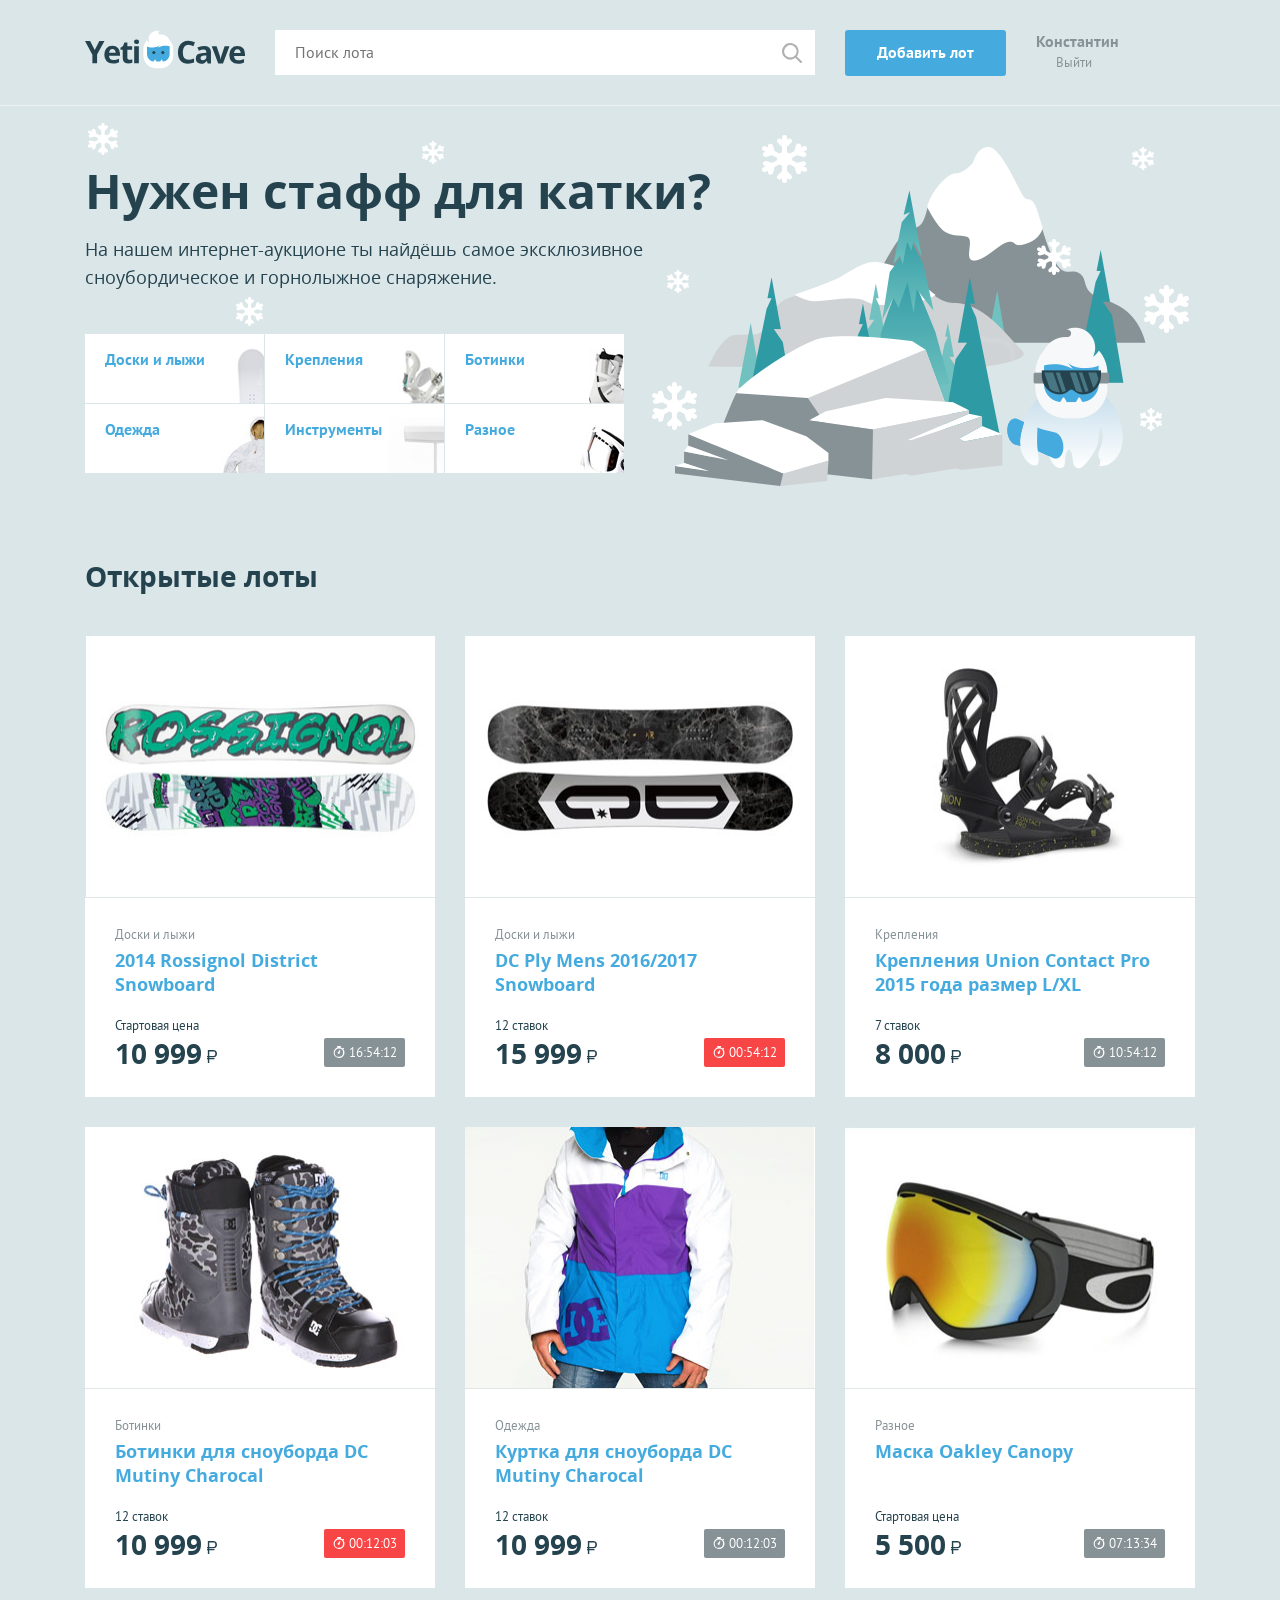
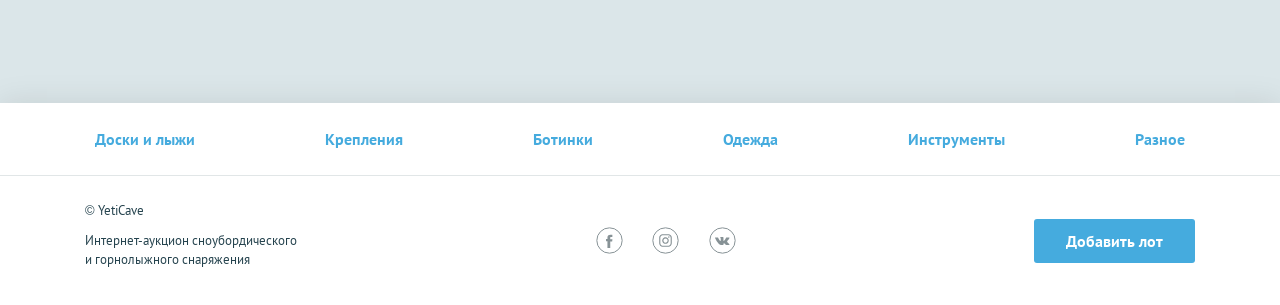
<file: pages/index.html>
<!DOCTYPE html>
<html lang="ru">

<head>
  <meta charset="UTF-8">
  <title>Главная</title>
  <link href="../css/normalize.min.css" rel="stylesheet">
  <link href="../css/style.css" rel="stylesheet">
</head>

<body>

  <div class="page-wrapper">

    <header class="main-header">
      <div class="main-header__container container">
        <h1 class="visually-hidden">YetiCave</h1>
        <a class="main-header__logo">
          <img src="../img/logo.svg" width="160" height="39" alt="Логотип компании YetiCave">
        </a>
        <form class="main-header__search" method="get" action="#" autocomplete="off">
          <input type="search" name="search" placeholder="Поиск лота">
          <input class="main-header__search-btn" type="submit" name="find" value="Найти">
        </form>
        <a class="main-header__add-lot button" href="#">Добавить лот</a>
        <nav class="user-menu">
          <div class="user-menu__logged">
            <p>Константин</p>
            <a href="#">Выйти</a>
          </div>
        </nav>
      </div>
    </header>

    <main class="container">
      <section class="promo">
        <h2 class="promo__title">Нужен стафф для катки?</h2>
        <p class="promo__text">На нашем интернет-аукционе ты найдёшь самое эксклюзивное сноубордическое и горнолыжное
          снаряжение.</p>
        <ul class="promo__list">
          <li class="promo__item promo__item--boards">
            <a class="promo__link" href="#">Доски и лыжи</a>
          </li>
          <li class="promo__item promo__item--attachment">
            <a class="promo__link" href="#">Крепления</a>
          </li>
          <li class="promo__item promo__item--boots">
            <a class="promo__link" href="#">Ботинки</a>
          </li>
          <li class="promo__item promo__item--clothing">
            <a class="promo__link" href="#">Одежда</a>
          </li>
          <li class="promo__item promo__item--tools">
            <a class="promo__link" href="#">Инструменты</a>
          </li>
          <li class="promo__item promo__item--other">
            <a class="promo__link" href="#">Разное</a>
          </li>
        </ul>
      </section>
      <section class="lots">
        <div class="lots__header">
          <h2>Открытые лоты</h2>
        </div>
        <ul class="lots__list">
          <li class="lots__item lot">
            <div class="lot__image">
              <img src="../img/lot-1.jpg" width="350" height="260" alt="Сноуборд">
            </div>
            <div class="lot__info">
              <span class="lot__category">Доски и лыжи</span>
              <h3 class="lot__title"><a class="text-link" href="#">2014 Rossignol District Snowboard</a></h3>
              <div class="lot__state">
                <div class="lot__rate">
                  <span class="lot__amount">Стартовая цена</span>
                  <span class="lot__cost">10 999<b class="rub">р</b></span>
                </div>
                <div class="lot__timer timer">
                  16:54:12
                </div>
              </div>
            </div>
          </li>
          <li class="lots__item lot">
            <div class="lot__image">
              <img src="../img/lot-2.jpg" width="350" height="260" alt="Сноуборд">
            </div>
            <div class="lot__info">
              <span class="lot__category">Доски и лыжи</span>
              <h3 class="lot__title"><a class="text-link" href="#">DC Ply Mens 2016/2017 Snowboard</a></h3>
              <div class="lot__state">
                <div class="lot__rate">
                  <span class="lot__amount">12 ставок</span>
                  <span class="lot__cost">15 999<b class="rub">р</b></span>
                </div>
                <div class="lot__timer timer timer--finishing">
                  00:54:12
                </div>
              </div>
            </div>
          </li>
          <li class="lots__item lot">
            <div class="lot__image">
              <img src="../img/lot-3.jpg" width="350" height="260" alt="Крепления">
            </div>
            <div class="lot__info">
              <span class="lot__category">Крепления</span>
              <h3 class="lot__title"><a class="text-link" href="#">Крепления Union Contact Pro 2015 года размер
                  L/XL</a></h3>
              <div class="lot__state">
                <div class="lot__rate">
                  <span class="lot__amount">7 ставок</span>
                  <span class="lot__cost">8 000<b class="rub">р</b></span>
                </div>
                <div class="lot__timer timer">
                  10:54:12
                </div>
              </div>
            </div>
          </li>
          <li class="lots__item lot">
            <div class="lot__image">
              <img src="../img/lot-4.jpg" width="350" height="260" alt="Ботинки">
            </div>
            <div class="lot__info">
              <span class="lot__category">Ботинки</span>
              <h3 class="lot__title"><a class="text-link" href="#">Ботинки для сноуборда DC Mutiny Charocal</a>
              </h3>
              <div class="lot__state">
                <div class="lot__rate">
                  <span class="lot__amount">12 ставок</span>
                  <span class="lot__cost">10 999<b class="rub">р</b></span>
                </div>
                <div class="lot__timer timer timer--finishing">
                  00:12:03
                </div>
              </div>
            </div>
          </li>
          <li class="lots__item lot">
            <div class="lot__image">
              <img src="../img/lot-5.jpg" width="350" height="260" alt="Куртка">
            </div>
            <div class="lot__info">
              <span class="lot__category">Одежда</span>
              <h3 class="lot__title"><a class="text-link" href="#">Куртка для сноуборда DC Mutiny Charocal</a>
              </h3>
              <div class="lot__state">
                <div class="lot__rate">
                  <span class="lot__amount">12 ставок</span>
                  <span class="lot__cost">10 999<b class="rub">р</b></span>
                </div>
                <div class="lot__timer timer">
                  00:12:03
                </div>
              </div>
            </div>
          </li>
          <li class="lots__item lot">
            <div class="lot__image">
              <img src="../img/lot-6.jpg" width="350" height="260" alt="Маска">
            </div>
            <div class="lot__info">
              <span class="lot__category">Разное</span>
              <h3 class="lot__title"><a class="text-link" href="#">Маска Oakley Canopy</a></h3>
              <div class="lot__state">
                <div class="lot__rate">
                  <span class="lot__amount">Стартовая цена</span>
                  <span class="lot__cost">5 500<b class="rub">р</b></span>
                </div>
                <div class="lot__timer timer">
                  07:13:34
                </div>
              </div>
            </div>
          </li>
        </ul>
      </section>
    </main>

  </div>

  <footer class="main-footer">
    <nav class="nav">
      <ul class="nav__list container">
        <li class="nav__item">
          <a href="#">Доски и лыжи</a>
        </li>
        <li class="nav__item">
          <a href="#">Крепления</a>
        </li>
        <li class="nav__item">
          <a href="#">Ботинки</a>
        </li>
        <li class="nav__item">
          <a href="#">Одежда</a>
        </li>
        <li class="nav__item">
          <a href="#l">Инструменты</a>
        </li>
        <li class="nav__item">
          <a href="#">Разное</a>
        </li>
      </ul>
    </nav>
    <div class="main-footer__bottom container">
      <div class="main-footer__copyright">
        <p>© YetiCave</p>
        <p>Интернет-аукцион сноубордического и горнолыжного снаряжения</p>
      </div>
      <div class="main-footer__social social">
        <span class="visually-hidden">Мы в соцсетях:</span>
        <a class="social__link social__link--facebook" href="#">
          <span class="visually-hidden">Facebook</span>
          <svg width="27" height="27" viewBox="0 0 27 27" xmlns="http://www.w3.org/2000/svg">
            <circle stroke="#879296" fill="none" cx="13.5" cy="13.5" r="12.667" />
            <path fill="#879296"
              d="M14.26 20.983h-2.816v-6.626H10.04v-2.28h1.404v-1.364c0-1.862.79-2.922 3.04-2.922h1.87v2.28h-1.17c-.876 0-.972.322-.972.916v1.14h2.212l-.245 2.28h-1.92v6.625z" />
          </svg>
        </a>
        <span class="visually-hidden">,</span>
        <a class="social__link social__link--instagram" href="#">
          <span class="visually-hidden">Instagram</span>
          <svg width="27" height="27" viewBox="0 0 27 27" xmlns="http://www.w3.org/2000/svg">
            <circle stroke="#879296" fill="none" cx="13.5" cy="13.5" r="12.687" />
            <path fill="#879296"
              d="M13.5 8.3h2.567c.403.002.803.075 1.18.213.552.213.988.65 1.2 1.2.14.38.213.778.216 1.18v5.136c-.003.403-.076.803-.215 1.18-.213.552-.65.988-1.2 1.2-.378.14-.778.213-1.18.216h-5.135c-.403-.003-.802-.076-1.18-.215-.552-.214-.988-.65-1.2-1.2-.14-.38-.212-.78-.215-1.182V13.46v-2.566c.003-.403.076-.802.214-1.18.213-.552.65-.988 1.2-1.2.38-.14.778-.212 1.18-.215H13.5m0-1.143h-2.616c-.526.01-1.048.108-1.54.292-.853.33-1.527 1-1.856 1.854-.184.493-.283 1.014-.292 1.542v5.232c.01.526.108 1.048.292 1.54.33.853 1.003 1.527 1.855 1.856.493.184 1.015.283 1.54.293H16.117c.527-.01 1.048-.11 1.54-.293.854-.33 1.527-1.003 1.856-1.855.184-.493.283-1.015.293-1.54V13.46v-2.614c-.01-.528-.11-1.05-.293-1.542-.33-.853-1.002-1.525-1.855-1.855-.493-.185-1.014-.283-1.54-.293-.665.01-.89 0-2.617 0zm0 3.093c-2.51.007-4.07 2.73-2.808 4.898 1.26 2.17 4.398 2.16 5.645-.017.285-.495.434-1.058.433-1.63-.006-1.8-1.47-3.256-3.27-3.25zm0 5.378c-1.63-.007-2.64-1.777-1.82-3.185.823-1.41 2.86-1.4 3.67.017.18.316.276.675.278 1.04.006 1.177-.95 2.133-2.128 2.128zm4.118-5.524c0 .58-.626.94-1.127.65-.5-.29-.5-1.012 0-1.3.116-.067.245-.102.378-.102.418-.005.76.333.76.752z" />
          </svg>
        </a>
        <span class="visually-hidden">,</span>
        <a class="social__link social__link--vkontakte" href="#">
          <span class="visually-hidden">Вконтакте</span>
          <svg width="27" height="27" viewBox="0 0 27 27" xmlns="http://www.w3.org/2000/svg">
            <circle stroke="#879296" fill="none" cx="13.5" cy="13.5" r="12.666" />
            <path fill="#879296"
              d="M13.92 18.07c.142-.016.278-.074.39-.166.077-.107.118-.237.116-.37 0 0 0-1.13.516-1.296.517-.165 1.208 1.09 1.95 1.58.276.213.624.314.973.28h1.95s.973-.057.525-.837c-.38-.62-.865-1.17-1.432-1.626-1.208-1.1-1.043-.916.41-2.816.886-1.16 1.236-1.86 1.13-2.163-.108-.302-.76-.214-.76-.214h-2.164c-.092-.026-.19-.026-.282 0-.083.058-.15.135-.195.225-.224.57-.49 1.125-.8 1.656-.973 1.61-1.344 1.697-1.51 1.59-.37-.234-.272-.975-.272-1.433 0-1.56.243-2.202-.468-2.377-.32-.075-.647-.108-.974-.098-.604-.052-1.213.01-1.793.186-.243.116-.438.38-.32.4.245.018.474.13.642.31.152.303.225.638.214.975 0 0 .127 1.832-.302 2.056-.43.223-.692-.167-1.55-1.618-.29-.506-.547-1.03-.77-1.57-.038-.09-.098-.17-.174-.233-.1-.065-.214-.108-.332-.128H6.485s-.312 0-.42.137c-.106.135 0 .36 0 .36.87 2 2.022 3.868 3.42 5.543.923.996 2.21 1.573 3.567 1.598z" />
          </svg>
        </a>
      </div>
      <a class="main-footer__add-lot button" href="#">Добавить лот</a>
    </div>
  </footer>

</body>

</html>
</file>
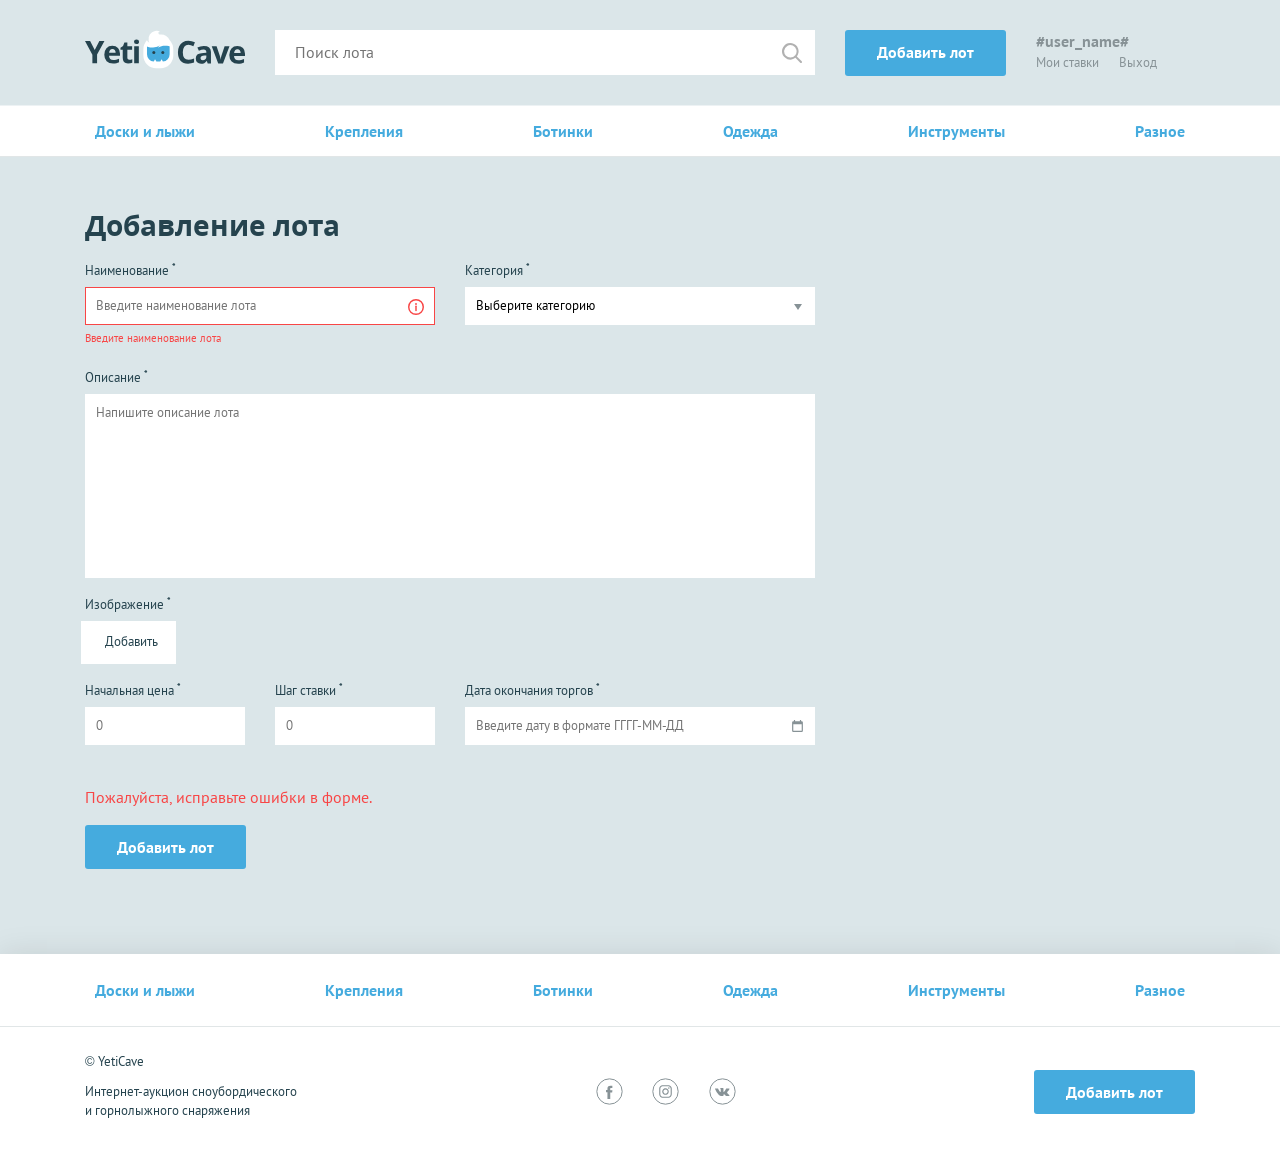
<file: pages/add-lot.html>
<!DOCTYPE html>
<html lang="ru">

<head>
  <meta charset="UTF-8">
  <title>Добавление лота</title>
  <link href="../css/normalize.min.css" rel="stylesheet">
  <link href="../css/style.css" rel="stylesheet">
  <link href="../css/flatpickr.min.css" rel="stylesheet">
</head>

<body>

  <div class="page-wrapper">

    <header class="main-header">
      <div class="main-header__container container">
        <h1 class="visually-hidden">YetiCave</h1>
        <a class="main-header__logo" href="#">
          <img src="../img/logo.svg" width="160" height="39" alt="Логотип компании YetiCave">
        </a>
        <form class="main-header__search" method="get" action="#" autocomplete="off">
          <input type="search" name="search" placeholder="Поиск лота">
          <input class="main-header__search-btn" type="submit" name="find" value="Найти">
        </form>
        <a class="main-header__add-lot button" href="#">Добавить лот</a>
        <nav class="user-menu">
          <div class="user-menu__logged">
            <p>#user_name#</p>
            <a class="user-menu__bets" href="#">Мои ставки</a>
            <a class="user-menu__logout" href="#">Выход</a>
          </div>
        </nav>
      </div>
    </header>

    <main>
      <nav class="nav">
        <ul class="nav__list container">
          <li class="nav__item">
            <a href="#">Доски и лыжи</a>
          </li>
          <li class="nav__item">
            <a href="#">Крепления</a>
          </li>
          <li class="nav__item">
            <a href="#">Ботинки</a>
          </li>
          <li class="nav__item">
            <a href="#">Одежда</a>
          </li>
          <li class="nav__item">
            <a href="#">Инструменты</a>
          </li>
          <li class="nav__item">
            <a href="#">Разное</a>
          </li>
        </ul>
      </nav>
      <form class="form form--add-lot container form--invalid" action="#" method="post">
        <!-- form--invalid -->
        <h2>Добавление лота</h2>
        <div class="form__container-two">
          <div class="form__item form__item--invalid"> <!-- form__item--invalid -->
            <label for="lot-name">Наименование <sup>*</sup></label>
            <input id="lot-name" type="text" name="lot-name" placeholder="Введите наименование лота">
            <span class="form__error">Введите наименование лота</span>
          </div>
          <div class="form__item">
            <label for="category">Категория <sup>*</sup></label>
            <select id="category" name="category">
              <option>Выберите категорию</option>
              <option>Доски и лыжи</option>
              <option>Крепления</option>
              <option>Ботинки</option>
              <option>Одежда</option>
              <option>Инструменты</option>
              <option>Разное</option>
            </select>
            <span class="form__error">Выберите категорию</span>
          </div>
        </div>
        <div class="form__item form__item--wide">
          <label for="message">Описание <sup>*</sup></label>
          <textarea id="message" name="message" placeholder="Напишите описание лота"></textarea>
          <span class="form__error">Напишите описание лота</span>
        </div>
        <div class="form__item form__item--file">
          <label>Изображение <sup>*</sup></label>
          <div class="form__input-file">
            <input class="visually-hidden" type="file" id="lot-img" value="">
            <label for="lot-img">
              Добавить
            </label>
          </div>
        </div>
        <div class="form__container-three">
          <div class="form__item form__item--small">
            <label for="lot-rate">Начальная цена <sup>*</sup></label>
            <input id="lot-rate" type="text" name="lot-rate" placeholder="0">
            <span class="form__error">Введите начальную цену</span>
          </div>
          <div class="form__item form__item--small">
            <label for="lot-step">Шаг ставки <sup>*</sup></label>
            <input id="lot-step" type="text" name="lot-step" placeholder="0">
            <span class="form__error">Введите шаг ставки</span>
          </div>
          <div class="form__item">
            <label for="lot-date">Дата окончания торгов <sup>*</sup></label>
            <input class="form__input-date" id="lot-date" type="text" name="lot-date"
              placeholder="Введите дату в формате ГГГГ-ММ-ДД">
            <span class="form__error">Введите дату завершения торгов</span>
          </div>
        </div>
        <span class="form__error form__error--bottom">Пожалуйста, исправьте ошибки в форме.</span>
        <button type="submit" class="button">Добавить лот</button>
      </form>
    </main>

  </div>

  <footer class="main-footer">
    <nav class="nav">
      <ul class="nav__list container">
        <li class="nav__item">
          <a href="#">Доски и лыжи</a>
        </li>
        <li class="nav__item">
          <a href="#">Крепления</a>
        </li>
        <li class="nav__item">
          <a href="#">Ботинки</a>
        </li>
        <li class="nav__item">
          <a href="#">Одежда</a>
        </li>
        <li class="nav__item">
          <a href="#">Инструменты</a>
        </li>
        <li class="nav__item">
          <a href="#">Разное</a>
        </li>
      </ul>
    </nav>
    <div class="main-footer__bottom container">
      <div class="main-footer__copyright">
        <p>© YetiCave</p>
        <p>Интернет-аукцион сноубордического и горнолыжного снаряжения</p>
      </div>
      <div class="main-footer__social social">
        <span class="visually-hidden">Мы в соцсетях:</span>
        <a class="social__link social__link--facebook" href="#">
          <span class="visually-hidden">Facebook</span>
          <svg width="27" height="27" viewBox="0 0 27 27" xmlns="http://www.w3.org/2000/svg">
            <circle stroke="#879296" fill="none" cx="13.5" cy="13.5" r="12.667" />
            <path fill="#879296"
              d="M14.26 20.983h-2.816v-6.626H10.04v-2.28h1.404v-1.364c0-1.862.79-2.922 3.04-2.922h1.87v2.28h-1.17c-.876 0-.972.322-.972.916v1.14h2.212l-.245 2.28h-1.92v6.625z" />
          </svg>
        </a>
        <span class="visually-hidden">,</span>
        <a class="social__link social__link--instagram" href="#">
          <span class="visually-hidden">Instagram</span>
          <svg width="27" height="27" viewBox="0 0 27 27" xmlns="http://www.w3.org/2000/svg">
            <circle stroke="#879296" fill="none" cx="13.5" cy="13.5" r="12.687" />
            <path fill="#879296"
              d="M13.5 8.3h2.567c.403.002.803.075 1.18.213.552.213.988.65 1.2 1.2.14.38.213.778.216 1.18v5.136c-.003.403-.076.803-.215 1.18-.213.552-.65.988-1.2 1.2-.378.14-.778.213-1.18.216h-5.135c-.403-.003-.802-.076-1.18-.215-.552-.214-.988-.65-1.2-1.2-.14-.38-.212-.78-.215-1.182V13.46v-2.566c.003-.403.076-.802.214-1.18.213-.552.65-.988 1.2-1.2.38-.14.778-.212 1.18-.215H13.5m0-1.143h-2.616c-.526.01-1.048.108-1.54.292-.853.33-1.527 1-1.856 1.854-.184.493-.283 1.014-.292 1.542v5.232c.01.526.108 1.048.292 1.54.33.853 1.003 1.527 1.855 1.856.493.184 1.015.283 1.54.293H16.117c.527-.01 1.048-.11 1.54-.293.854-.33 1.527-1.003 1.856-1.855.184-.493.283-1.015.293-1.54V13.46v-2.614c-.01-.528-.11-1.05-.293-1.542-.33-.853-1.002-1.525-1.855-1.855-.493-.185-1.014-.283-1.54-.293-.665.01-.89 0-2.617 0zm0 3.093c-2.51.007-4.07 2.73-2.808 4.898 1.26 2.17 4.398 2.16 5.645-.017.285-.495.434-1.058.433-1.63-.006-1.8-1.47-3.256-3.27-3.25zm0 5.378c-1.63-.007-2.64-1.777-1.82-3.185.823-1.41 2.86-1.4 3.67.017.18.316.276.675.278 1.04.006 1.177-.95 2.133-2.128 2.128zm4.118-5.524c0 .58-.626.94-1.127.65-.5-.29-.5-1.012 0-1.3.116-.067.245-.102.378-.102.418-.005.76.333.76.752z" />
          </svg>
        </a>
        <span class="visually-hidden">,</span>
        <a class="social__link social__link--vkontakte" href="#">
          <span class="visually-hidden">Вконтакте</span>
          <svg width="27" height="27" viewBox="0 0 27 27" xmlns="http://www.w3.org/2000/svg">
            <circle stroke="#879296" fill="none" cx="13.5" cy="13.5" r="12.666" />
            <path fill="#879296"
              d="M13.92 18.07c.142-.016.278-.074.39-.166.077-.107.118-.237.116-.37 0 0 0-1.13.516-1.296.517-.165 1.208 1.09 1.95 1.58.276.213.624.314.973.28h1.95s.973-.057.525-.837c-.38-.62-.865-1.17-1.432-1.626-1.208-1.1-1.043-.916.41-2.816.886-1.16 1.236-1.86 1.13-2.163-.108-.302-.76-.214-.76-.214h-2.164c-.092-.026-.19-.026-.282 0-.083.058-.15.135-.195.225-.224.57-.49 1.125-.8 1.656-.973 1.61-1.344 1.697-1.51 1.59-.37-.234-.272-.975-.272-1.433 0-1.56.243-2.202-.468-2.377-.32-.075-.647-.108-.974-.098-.604-.052-1.213.01-1.793.186-.243.116-.438.38-.32.4.245.018.474.13.642.31.152.303.225.638.214.975 0 0 .127 1.832-.302 2.056-.43.223-.692-.167-1.55-1.618-.29-.506-.547-1.03-.77-1.57-.038-.09-.098-.17-.174-.233-.1-.065-.214-.108-.332-.128H6.485s-.312 0-.42.137c-.106.135 0 .36 0 .36.87 2 2.022 3.868 3.42 5.543.923.996 2.21 1.573 3.567 1.598z" />
          </svg>
        </a>
      </div>
      <a class="main-footer__add-lot button" href="#">Добавить лот</a>
    </div>
  </footer>

  <script src="../js/flatpickr.js"></script>
  <script src="../js/script.js"></script>
</body>

</html>
</file>
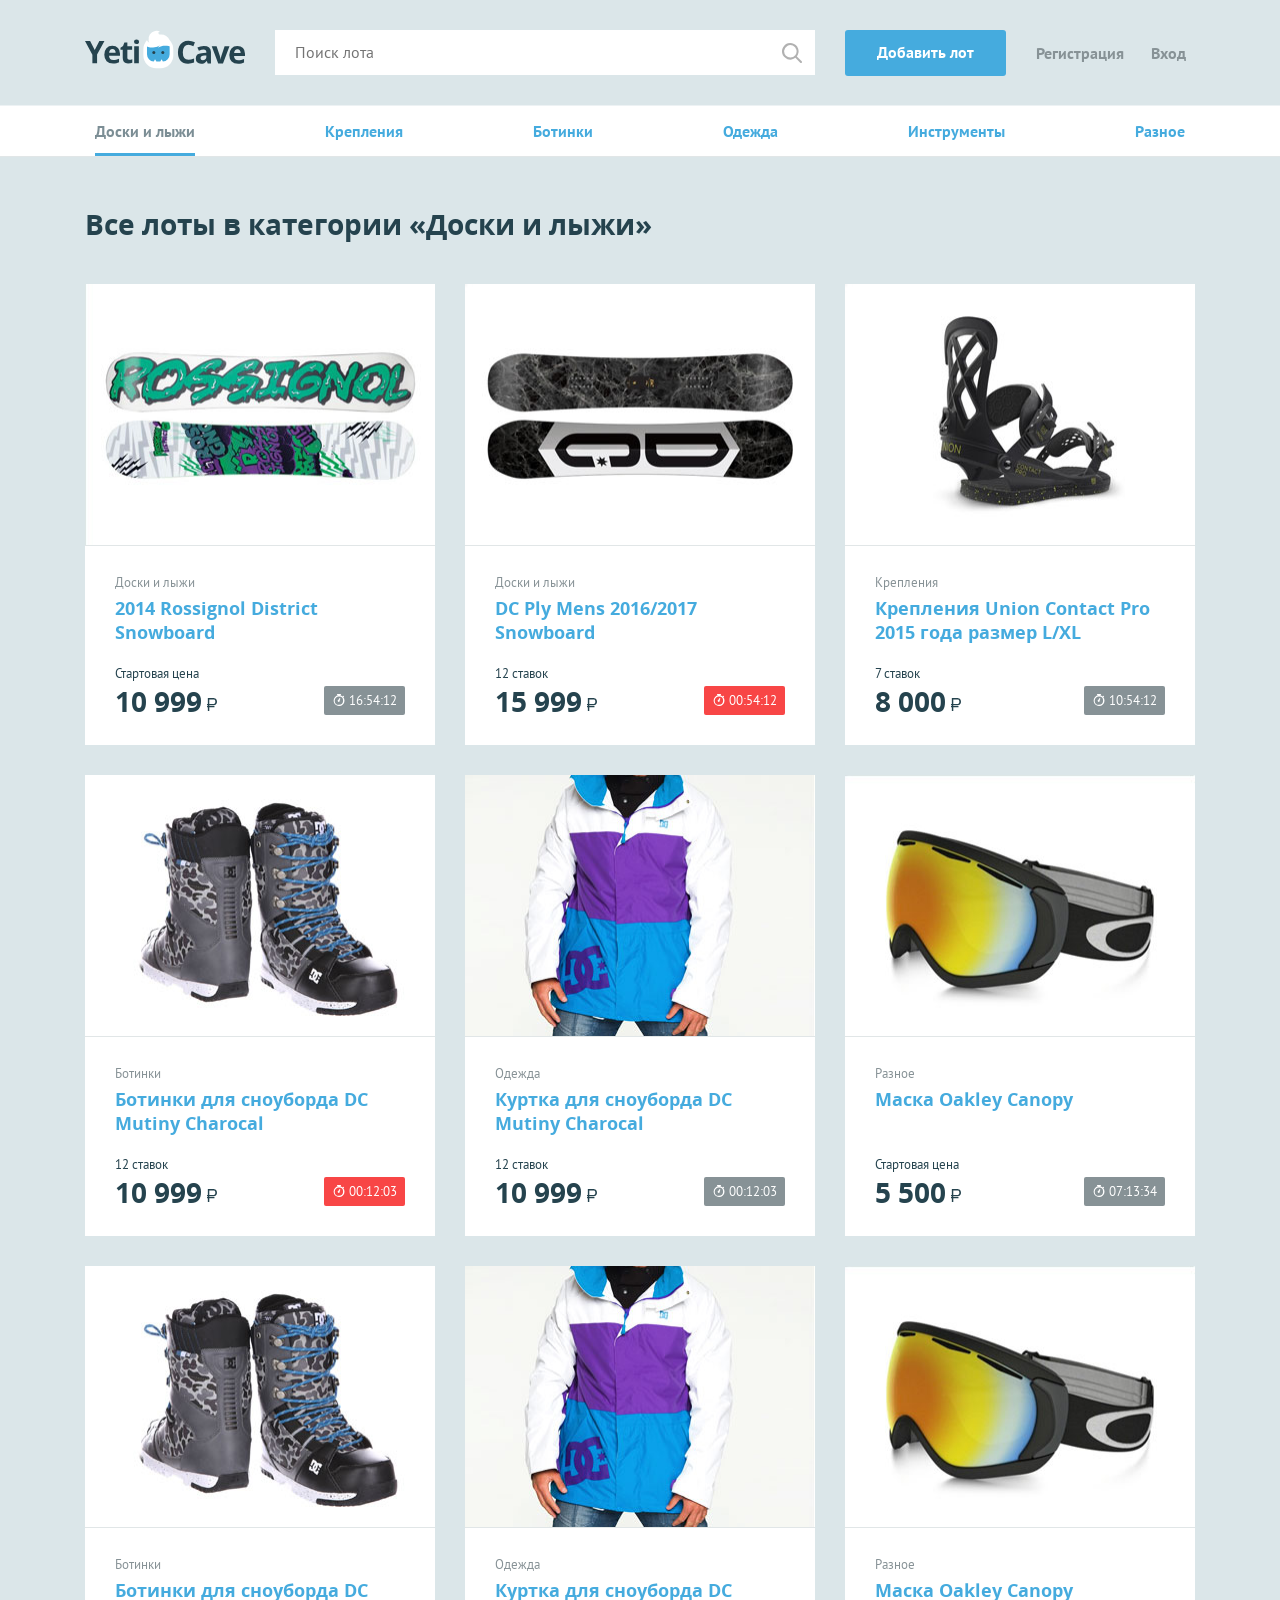
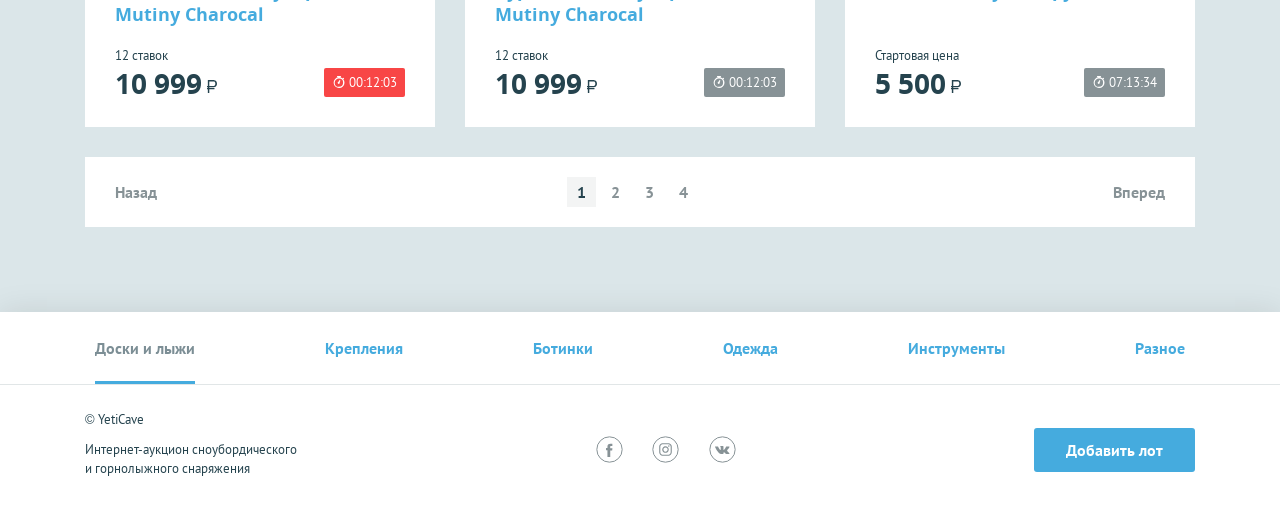
<file: pages/all-lots.html>
<!DOCTYPE html>
<html lang="ru">

<head>
  <meta charset="UTF-8">
  <title>Все лоты</title>
  <link href="../css/normalize.min.css" rel="stylesheet">
  <link href="../css/style.css" rel="stylesheet">
</head>

<body>

  <div class="page-wrapper">

    <header class="main-header">
      <div class="main-header__container container">
        <h1 class="visually-hidden">YetiCave</h1>
        <a class="main-header__logo" href="#">
          <img src="../img/logo.svg" width="160" height="39" alt="Логотип компании YetiCave">
        </a>
        <form class="main-header__search" method="get" action="#" autocomplete="off">
          <input type="search" name="search" placeholder="Поиск лота">
          <input class="main-header__search-btn" type="submit" name="find" value="Найти">
        </form>
        <a class="main-header__add-lot button" href="#">Добавить лот</a>
        <nav class="user-menu">
          <ul class="user-menu__list">
            <li class="user-menu__item">
              <a href="#">Регистрация</a>
            </li>
            <li class="user-menu__item">
              <a href="#">Вход</a>
            </li>
          </ul>
        </nav>
      </div>
    </header>

    <main>
      <nav class="nav">
        <ul class="nav__list container">
          <li class="nav__item nav__item--current">
            <a href="#">Доски и лыжи</a>
          </li>
          <li class="nav__item">
            <a href="#">Крепления</a>
          </li>
          <li class="nav__item">
            <a href="#">Ботинки</a>
          </li>
          <li class="nav__item">
            <a href="#">Одежда</a>
          </li>
          <li class="nav__item">
            <a href="#">Инструменты</a>
          </li>
          <li class="nav__item">
            <a href="#">Разное</a>
          </li>
        </ul>
      </nav>
      <div class="container">
        <section class="lots">
          <h2>Все лоты в категории <span>«Доски и лыжи»</span></h2>
          <ul class="lots__list">
            <li class="lots__item lot">
              <div class="lot__image">
                <img src="../img/lot-1.jpg" width="350" height="260" alt="Сноуборд">
              </div>
              <div class="lot__info">
                <span class="lot__category">Доски и лыжи</span>
                <h3 class="lot__title"><a class="text-link" href="#">2014 Rossignol District Snowboard</a></h3>
                <div class="lot__state">
                  <div class="lot__rate">
                    <span class="lot__amount">Стартовая цена</span>
                    <span class="lot__cost">10 999<b class="rub">р</b></span>
                  </div>
                  <div class="lot__timer timer">
                    16:54:12
                  </div>
                </div>
              </div>
            </li>
            <li class="lots__item lot">
              <div class="lot__image">
                <img src="../img/lot-2.jpg" width="350" height="260" alt="Сноуборд">
              </div>
              <div class="lot__info">
                <span class="lot__category">Доски и лыжи</span>
                <h3 class="lot__title"><a class="text-link" href="#">DC Ply Mens 2016/2017 Snowboard</a></h3>
                <div class="lot__state">
                  <div class="lot__rate">
                    <span class="lot__amount">12 ставок</span>
                    <span class="lot__cost">15 999<b class="rub">р</b></span>
                  </div>
                  <div class="lot__timer timer timer--finishing">
                    00:54:12
                  </div>
                </div>
              </div>
            </li>
            <li class="lots__item lot">
              <div class="lot__image">
                <img src="../img/lot-3.jpg" width="350" height="260" alt="Крепления">
              </div>
              <div class="lot__info">
                <span class="lot__category">Крепления</span>
                <h3 class="lot__title"><a class="text-link" href="#">Крепления Union Contact Pro 2015 года размер
                    L/XL</a></h3>
                <div class="lot__state">
                  <div class="lot__rate">
                    <span class="lot__amount">7 ставок</span>
                    <span class="lot__cost">8 000<b class="rub">р</b></span>
                  </div>
                  <div class="lot__timer timer">
                    10:54:12
                  </div>
                </div>
              </div>
            </li>
            <li class="lots__item lot">
              <div class="lot__image">
                <img src="../img/lot-4.jpg" width="350" height="260" alt="Ботинки">
              </div>
              <div class="lot__info">
                <span class="lot__category">Ботинки</span>
                <h3 class="lot__title"><a class="text-link" href="#">Ботинки для сноуборда DC Mutiny Charocal</a>
                </h3>
                <div class="lot__state">
                  <div class="lot__rate">
                    <span class="lot__amount">12 ставок</span>
                    <span class="lot__cost">10 999<b class="rub">р</b></span>
                  </div>
                  <div class="lot__timer timer timer--finishing">
                    00:12:03
                  </div>
                </div>
              </div>
            </li>
            <li class="lots__item lot">
              <div class="lot__image">
                <img src="../img/lot-5.jpg" width="350" height="260" alt="Куртка">
              </div>
              <div class="lot__info">
                <span class="lot__category">Одежда</span>
                <h3 class="lot__title"><a class="text-link" href="#">Куртка для сноуборда DC Mutiny Charocal</a>
                </h3>
                <div class="lot__state">
                  <div class="lot__rate">
                    <span class="lot__amount">12 ставок</span>
                    <span class="lot__cost">10 999<b class="rub">р</b></span>
                  </div>
                  <div class="lot__timer timer">
                    00:12:03
                  </div>
                </div>
              </div>
            </li>
            <li class="lots__item lot">
              <div class="lot__image">
                <img src="../img/lot-6.jpg" width="350" height="260" alt="Маска">
              </div>
              <div class="lot__info">
                <span class="lot__category">Разное</span>
                <h3 class="lot__title"><a class="text-link" href="#">Маска Oakley Canopy</a></h3>
                <div class="lot__state">
                  <div class="lot__rate">
                    <span class="lot__amount">Стартовая цена</span>
                    <span class="lot__cost">5 500<b class="rub">р</b></span>
                  </div>
                  <div class="lot__timer timer">
                    07:13:34
                  </div>
                </div>
              </div>
            </li>
            <li class="lots__item lot">
              <div class="lot__image">
                <img src="../img/lot-4.jpg" width="350" height="260" alt="Ботинки">
              </div>
              <div class="lot__info">
                <span class="lot__category">Ботинки</span>
                <h3 class="lot__title"><a class="text-link" href="#">Ботинки для сноуборда DC Mutiny Charocal</a>
                </h3>
                <div class="lot__state">
                  <div class="lot__rate">
                    <span class="lot__amount">12 ставок</span>
                    <span class="lot__cost">10 999<b class="rub">р</b></span>
                  </div>
                  <div class="lot__timer timer timer--finishing">
                    00:12:03
                  </div>
                </div>
              </div>
            </li>
            <li class="lots__item lot">
              <div class="lot__image">
                <img src="../img/lot-5.jpg" width="350" height="260" alt="Куртка">
              </div>
              <div class="lot__info">
                <span class="lot__category">Одежда</span>
                <h3 class="lot__title"><a class="text-link" href="#">Куртка для сноуборда DC Mutiny Charocal</a>
                </h3>
                <div class="lot__state">
                  <div class="lot__rate">
                    <span class="lot__amount">12 ставок</span>
                    <span class="lot__cost">10 999<b class="rub">р</b></span>
                  </div>
                  <div class="lot__timer timer">
                    00:12:03
                  </div>
                </div>
              </div>
            </li>
            <li class="lots__item lot">
              <div class="lot__image">
                <img src="../img/lot-6.jpg" width="350" height="260" alt="Маска">
              </div>
              <div class="lot__info">
                <span class="lot__category">Разное</span>
                <h3 class="lot__title"><a class="text-link" href="#">Маска Oakley Canopy</a></h3>
                <div class="lot__state">
                  <div class="lot__rate">
                    <span class="lot__amount">Стартовая цена</span>
                    <span class="lot__cost">5 500<b class="rub">р</b></span>
                  </div>
                  <div class="lot__timer timer">
                    07:13:34
                  </div>
                </div>
              </div>
            </li>
          </ul>
        </section>
        <ul class="pagination-list">
          <li class="pagination-item pagination-item-prev"><a>Назад</a></li>
          <li class="pagination-item pagination-item-active"><a>1</a></li>
          <li class="pagination-item"><a href="#">2</a></li>
          <li class="pagination-item"><a href="#">3</a></li>
          <li class="pagination-item"><a href="#">4</a></li>
          <li class="pagination-item pagination-item-next"><a href="#">Вперед</a></li>
        </ul>
      </div>
    </main>

  </div>

  <footer class="main-footer">
    <nav class="nav">
      <ul class="nav__list container">
        <li class="nav__item nav__item--current">
          <a href="#">Доски и лыжи</a>
        </li>
        <li class="nav__item">
          <a href="#">Крепления</a>
        </li>
        <li class="nav__item">
          <a href="#">Ботинки</a>
        </li>
        <li class="nav__item">
          <a href="#">Одежда</a>
        </li>
        <li class="nav__item">
          <a href="#">Инструменты</a>
        </li>
        <li class="nav__item">
          <a href="#">Разное</a>
        </li>
      </ul>
    </nav>
    <div class="main-footer__bottom container">
      <div class="main-footer__copyright">
        <p>© YetiCave</p>
        <p>Интернет-аукцион сноубордического и горнолыжного снаряжения</p>
      </div>
      <div class="main-footer__social social">
        <span class="visually-hidden">Мы в соцсетях:</span>
        <a class="social__link social__link--facebook" href="#">
          <span class="visually-hidden">Facebook</span>
          <svg width="27" height="27" viewBox="0 0 27 27" xmlns="http://www.w3.org/2000/svg">
            <circle stroke="#879296" fill="none" cx="13.5" cy="13.5" r="12.667" />
            <path fill="#879296"
              d="M14.26 20.983h-2.816v-6.626H10.04v-2.28h1.404v-1.364c0-1.862.79-2.922 3.04-2.922h1.87v2.28h-1.17c-.876 0-.972.322-.972.916v1.14h2.212l-.245 2.28h-1.92v6.625z" />
          </svg>
        </a>
        <span class="visually-hidden">,</span>
        <a class="social__link social__link--instagram" href="#">
          <span class="visually-hidden">Instagram</span>
          <svg width="27" height="27" viewBox="0 0 27 27" xmlns="http://www.w3.org/2000/svg">
            <circle stroke="#879296" fill="none" cx="13.5" cy="13.5" r="12.687" />
            <path fill="#879296"
              d="M13.5 8.3h2.567c.403.002.803.075 1.18.213.552.213.988.65 1.2 1.2.14.38.213.778.216 1.18v5.136c-.003.403-.076.803-.215 1.18-.213.552-.65.988-1.2 1.2-.378.14-.778.213-1.18.216h-5.135c-.403-.003-.802-.076-1.18-.215-.552-.214-.988-.65-1.2-1.2-.14-.38-.212-.78-.215-1.182V13.46v-2.566c.003-.403.076-.802.214-1.18.213-.552.65-.988 1.2-1.2.38-.14.778-.212 1.18-.215H13.5m0-1.143h-2.616c-.526.01-1.048.108-1.54.292-.853.33-1.527 1-1.856 1.854-.184.493-.283 1.014-.292 1.542v5.232c.01.526.108 1.048.292 1.54.33.853 1.003 1.527 1.855 1.856.493.184 1.015.283 1.54.293H16.117c.527-.01 1.048-.11 1.54-.293.854-.33 1.527-1.003 1.856-1.855.184-.493.283-1.015.293-1.54V13.46v-2.614c-.01-.528-.11-1.05-.293-1.542-.33-.853-1.002-1.525-1.855-1.855-.493-.185-1.014-.283-1.54-.293-.665.01-.89 0-2.617 0zm0 3.093c-2.51.007-4.07 2.73-2.808 4.898 1.26 2.17 4.398 2.16 5.645-.017.285-.495.434-1.058.433-1.63-.006-1.8-1.47-3.256-3.27-3.25zm0 5.378c-1.63-.007-2.64-1.777-1.82-3.185.823-1.41 2.86-1.4 3.67.017.18.316.276.675.278 1.04.006 1.177-.95 2.133-2.128 2.128zm4.118-5.524c0 .58-.626.94-1.127.65-.5-.29-.5-1.012 0-1.3.116-.067.245-.102.378-.102.418-.005.76.333.76.752z" />
          </svg>
        </a>
        <span class="visually-hidden">,</span>
        <a class="social__link social__link--vkontakte" href="#">
          <span class="visually-hidden">Вконтакте</span>
          <svg width="27" height="27" viewBox="0 0 27 27" xmlns="http://www.w3.org/2000/svg">
            <circle stroke="#879296" fill="none" cx="13.5" cy="13.5" r="12.666" />
            <path fill="#879296"
              d="M13.92 18.07c.142-.016.278-.074.39-.166.077-.107.118-.237.116-.37 0 0 0-1.13.516-1.296.517-.165 1.208 1.09 1.95 1.58.276.213.624.314.973.28h1.95s.973-.057.525-.837c-.38-.62-.865-1.17-1.432-1.626-1.208-1.1-1.043-.916.41-2.816.886-1.16 1.236-1.86 1.13-2.163-.108-.302-.76-.214-.76-.214h-2.164c-.092-.026-.19-.026-.282 0-.083.058-.15.135-.195.225-.224.57-.49 1.125-.8 1.656-.973 1.61-1.344 1.697-1.51 1.59-.37-.234-.272-.975-.272-1.433 0-1.56.243-2.202-.468-2.377-.32-.075-.647-.108-.974-.098-.604-.052-1.213.01-1.793.186-.243.116-.438.38-.32.4.245.018.474.13.642.31.152.303.225.638.214.975 0 0 .127 1.832-.302 2.056-.43.223-.692-.167-1.55-1.618-.29-.506-.547-1.03-.77-1.57-.038-.09-.098-.17-.174-.233-.1-.065-.214-.108-.332-.128H6.485s-.312 0-.42.137c-.106.135 0 .36 0 .36.87 2 2.022 3.868 3.42 5.543.923.996 2.21 1.573 3.567 1.598z" />
          </svg>
        </a>
      </div>
      <a class="main-footer__add-lot button" href="#">Добавить лот</a>
    </div>
  </footer>

</body>

</html>
</file>
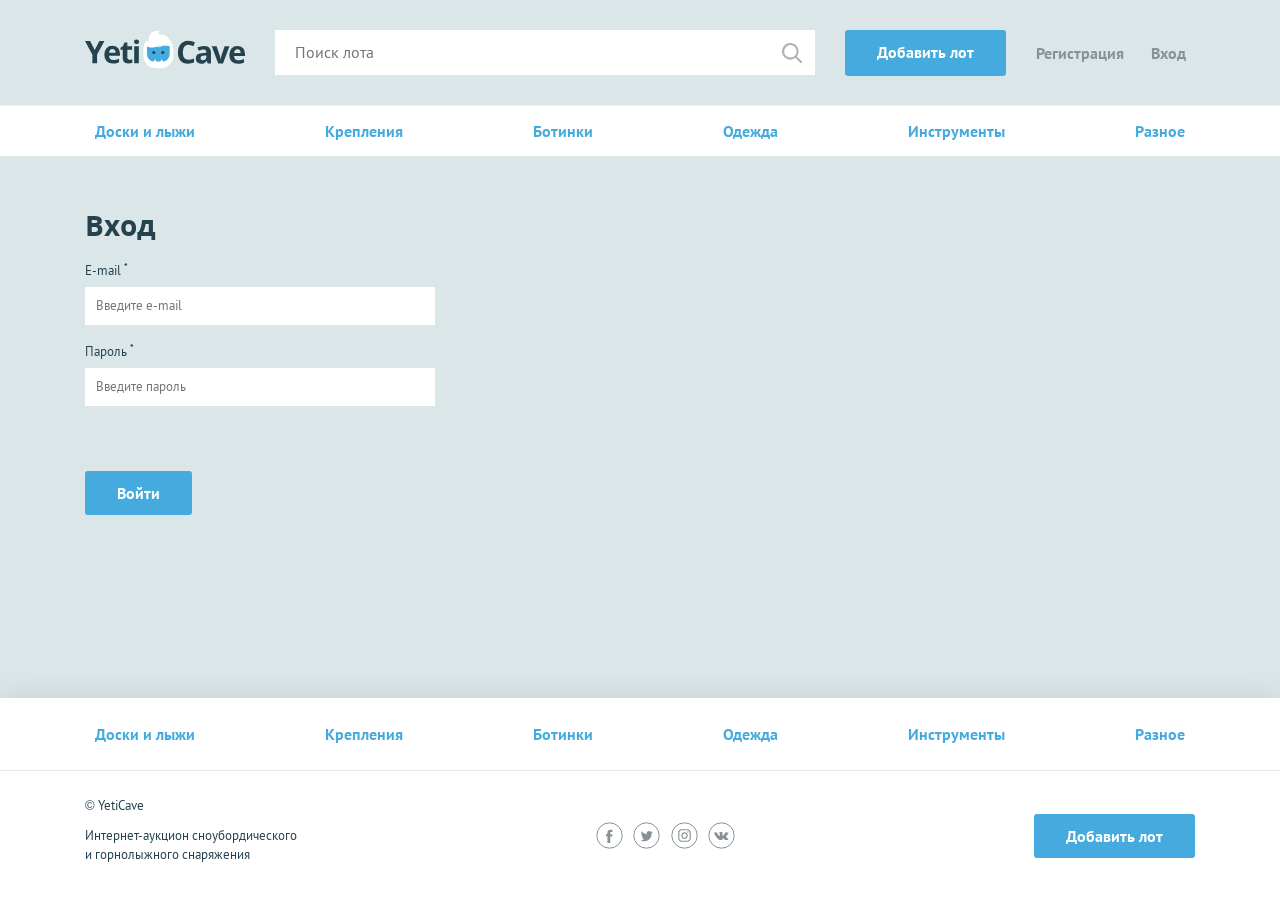
<file: pages/login.html>
<!DOCTYPE html>
<html lang="ru">

<head>
  <meta charset="UTF-8">
  <title>Вход</title>
  <link href="../css/normalize.min.css" rel="stylesheet">
  <link href="../css/style.css" rel="stylesheet">
</head>

<body>

  <div class="page-wrapper">

    <header class="main-header">
      <div class="main-header__container container">
        <h1 class="visually-hidden">YetiCave</h1>
        <a class="main-header__logo" href="#">
          <img src="../img/logo.svg" width="160" height="39" alt="Логотип компании YetiCave">
        </a>
        <form class="main-header__search" method="get" action="#" autocomplete="off">
          <input type="search" name="search" placeholder="Поиск лота">
          <input class="main-header__search-btn" type="submit" name="find" value="Найти">
        </form>
        <a class="main-header__add-lot button" href="#">Добавить лот</a>
        <nav class="user-menu">
          <ul class="user-menu__list">
            <li class="user-menu__item">
              <a href="#">Регистрация</a>
            </li>
            <li class="user-menu__item">
              <a href="#">Вход</a>
            </li>
          </ul>
        </nav>
      </div>
    </header>

    <main>
      <nav class="nav">
        <ul class="nav__list container">
          <li class="nav__item">
            <a href="#">Доски и лыжи</a>
          </li>
          <li class="nav__item">
            <a href="#">Крепления</a>
          </li>
          <li class="nav__item">
            <a href="#">Ботинки</a>
          </li>
          <li class="nav__item">
            <a href="#">Одежда</a>
          </li>
          <li class="nav__item">
            <a href="#">Инструменты</a>
          </li>
          <li class="nav__item">
            <a href="#">Разное</a>
          </li>
        </ul>
      </nav>
      <form class="form container" action="#" method="post"> <!-- form--invalid -->
        <h2>Вход</h2>
        <div class="form__item"> <!-- form__item--invalid -->
          <label for="email">E-mail <sup>*</sup></label>
          <input id="email" type="text" name="email" placeholder="Введите e-mail">
          <span class="form__error">Введите e-mail</span>
        </div>
        <div class="form__item form__item--last">
          <label for="password">Пароль <sup>*</sup></label>
          <input id="password" type="password" name="password" placeholder="Введите пароль">
          <span class="form__error">Введите пароль</span>
        </div>
        <button type="submit" class="button">Войти</button>
      </form>
    </main>

  </div>

  <footer class="main-footer">
    <nav class="nav">
      <ul class="nav__list container">
        <li class="nav__item">
          <a href="#">Доски и лыжи</a>
        </li>
        <li class="nav__item">
          <a href="#">Крепления</a>
        </li>
        <li class="nav__item">
          <a href="#">Ботинки</a>
        </li>
        <li class="nav__item">
          <a href="#">Одежда</a>
        </li>
        <li class="nav__item">
          <a href="#">Инструменты</a>
        </li>
        <li class="nav__item">
          <a href="#">Разное</a>
        </li>
      </ul>
    </nav>
    <div class="main-footer__bottom container">
      <div class="main-footer__copyright">
        <p>© YetiCave</p>
        <p>Интернет-аукцион сноубордического и горнолыжного снаряжения</p>
      </div>
      <div class="main-footer__social social">
        <span class="visually-hidden">Мы в соцсетях:</span>
        <a class="social__link social__link--facebook" href="#">
          <span class="visually-hidden">Facebook</span>
          <svg width="27" height="27" viewBox="0 0 27 27" xmlns="http://www.w3.org/2000/svg">
            <circle stroke="#879296" fill="none" cx="13.5" cy="13.5" r="12.667" />
            <path fill="#879296"
              d="M14.26 20.983h-2.816v-6.626H10.04v-2.28h1.404v-1.364c0-1.862.79-2.922 3.04-2.922h1.87v2.28h-1.17c-.876 0-.972.322-.972.916v1.14h2.212l-.245 2.28h-1.92v6.625z" />
          </svg>
        </a>
        <span class="visually-hidden">,</span>
        <a class="social__link social__link--twitter" href="#">
          <span class="visually-hidden">Twitter</span>
          <svg width="27" height="27" viewBox="0 0 27 27" xmlns="http://www.w3.org/2000/svg">
            <circle stroke="#879296" fill="none" cx="13.5" cy="13.5" r="12.687" />
            <path fill="#879296"
              d="M18.38 10.572c.525-.336.913-.848 1.092-1.445-.485.305-1.02.52-1.58.635-.458-.525-1.12-.827-1.816-.83-1.388.063-2.473 1.226-2.44 2.615-.002.2.02.4.06.596-2.017-.144-3.87-1.16-5.076-2.78-.22.403-.335.856-.332 1.315-.01.865.403 1.68 1.104 2.188-.397-.016-.782-.13-1.123-.333-.03 1.207.78 2.272 1.95 2.567-.21.06-.43.09-.653.088-.155.015-.313.015-.47 0 .3 1.045 1.238 1.777 2.324 1.815-.864.724-1.956 1.12-3.083 1.122-.198.013-.397.013-.595 0 1.12.767 2.447 1.18 3.805 1.182 4.57 0 7.066-3.992 7.066-7.456v-.34c.49-.375.912-.835 1.24-1.357-.465.218-.963.36-1.473.42z" />
          </svg>
        </a>
        <span class="visually-hidden">,</span>
        <a class="social__link social__link--instagram" href="#">
          <span class="visually-hidden">Instagram</span>
          <svg width="27" height="27" viewBox="0 0 27 27" xmlns="http://www.w3.org/2000/svg">
            <circle stroke="#879296" fill="none" cx="13.5" cy="13.5" r="12.687" />
            <path fill="#879296"
              d="M13.5 8.3h2.567c.403.002.803.075 1.18.213.552.213.988.65 1.2 1.2.14.38.213.778.216 1.18v5.136c-.003.403-.076.803-.215 1.18-.213.552-.65.988-1.2 1.2-.378.14-.778.213-1.18.216h-5.135c-.403-.003-.802-.076-1.18-.215-.552-.214-.988-.65-1.2-1.2-.14-.38-.212-.78-.215-1.182V13.46v-2.566c.003-.403.076-.802.214-1.18.213-.552.65-.988 1.2-1.2.38-.14.778-.212 1.18-.215H13.5m0-1.143h-2.616c-.526.01-1.048.108-1.54.292-.853.33-1.527 1-1.856 1.854-.184.493-.283 1.014-.292 1.542v5.232c.01.526.108 1.048.292 1.54.33.853 1.003 1.527 1.855 1.856.493.184 1.015.283 1.54.293H16.117c.527-.01 1.048-.11 1.54-.293.854-.33 1.527-1.003 1.856-1.855.184-.493.283-1.015.293-1.54V13.46v-2.614c-.01-.528-.11-1.05-.293-1.542-.33-.853-1.002-1.525-1.855-1.855-.493-.185-1.014-.283-1.54-.293-.665.01-.89 0-2.617 0zm0 3.093c-2.51.007-4.07 2.73-2.808 4.898 1.26 2.17 4.398 2.16 5.645-.017.285-.495.434-1.058.433-1.63-.006-1.8-1.47-3.256-3.27-3.25zm0 5.378c-1.63-.007-2.64-1.777-1.82-3.185.823-1.41 2.86-1.4 3.67.017.18.316.276.675.278 1.04.006 1.177-.95 2.133-2.128 2.128zm4.118-5.524c0 .58-.626.94-1.127.65-.5-.29-.5-1.012 0-1.3.116-.067.245-.102.378-.102.418-.005.76.333.76.752z" />
          </svg>
        </a>
        <span class="visually-hidden">,</span>
        <a class="social__link social__link--vkontakte" href="#">
          <span class="visually-hidden">Вконтакте</span>
          <svg width="27" height="27" viewBox="0 0 27 27" xmlns="http://www.w3.org/2000/svg">
            <circle stroke="#879296" fill="none" cx="13.5" cy="13.5" r="12.666" />
            <path fill="#879296"
              d="M13.92 18.07c.142-.016.278-.074.39-.166.077-.107.118-.237.116-.37 0 0 0-1.13.516-1.296.517-.165 1.208 1.09 1.95 1.58.276.213.624.314.973.28h1.95s.973-.057.525-.837c-.38-.62-.865-1.17-1.432-1.626-1.208-1.1-1.043-.916.41-2.816.886-1.16 1.236-1.86 1.13-2.163-.108-.302-.76-.214-.76-.214h-2.164c-.092-.026-.19-.026-.282 0-.083.058-.15.135-.195.225-.224.57-.49 1.125-.8 1.656-.973 1.61-1.344 1.697-1.51 1.59-.37-.234-.272-.975-.272-1.433 0-1.56.243-2.202-.468-2.377-.32-.075-.647-.108-.974-.098-.604-.052-1.213.01-1.793.186-.243.116-.438.38-.32.4.245.018.474.13.642.31.152.303.225.638.214.975 0 0 .127 1.832-.302 2.056-.43.223-.692-.167-1.55-1.618-.29-.506-.547-1.03-.77-1.57-.038-.09-.098-.17-.174-.233-.1-.065-.214-.108-.332-.128H6.485s-.312 0-.42.137c-.106.135 0 .36 0 .36.87 2 2.022 3.868 3.42 5.543.923.996 2.21 1.573 3.567 1.598z" />
          </svg>
        </a>
      </div>
      <a class="main-footer__add-lot button" href="#">Добавить лот</a>
    </div>
  </footer>

</body>

</html>
</file>
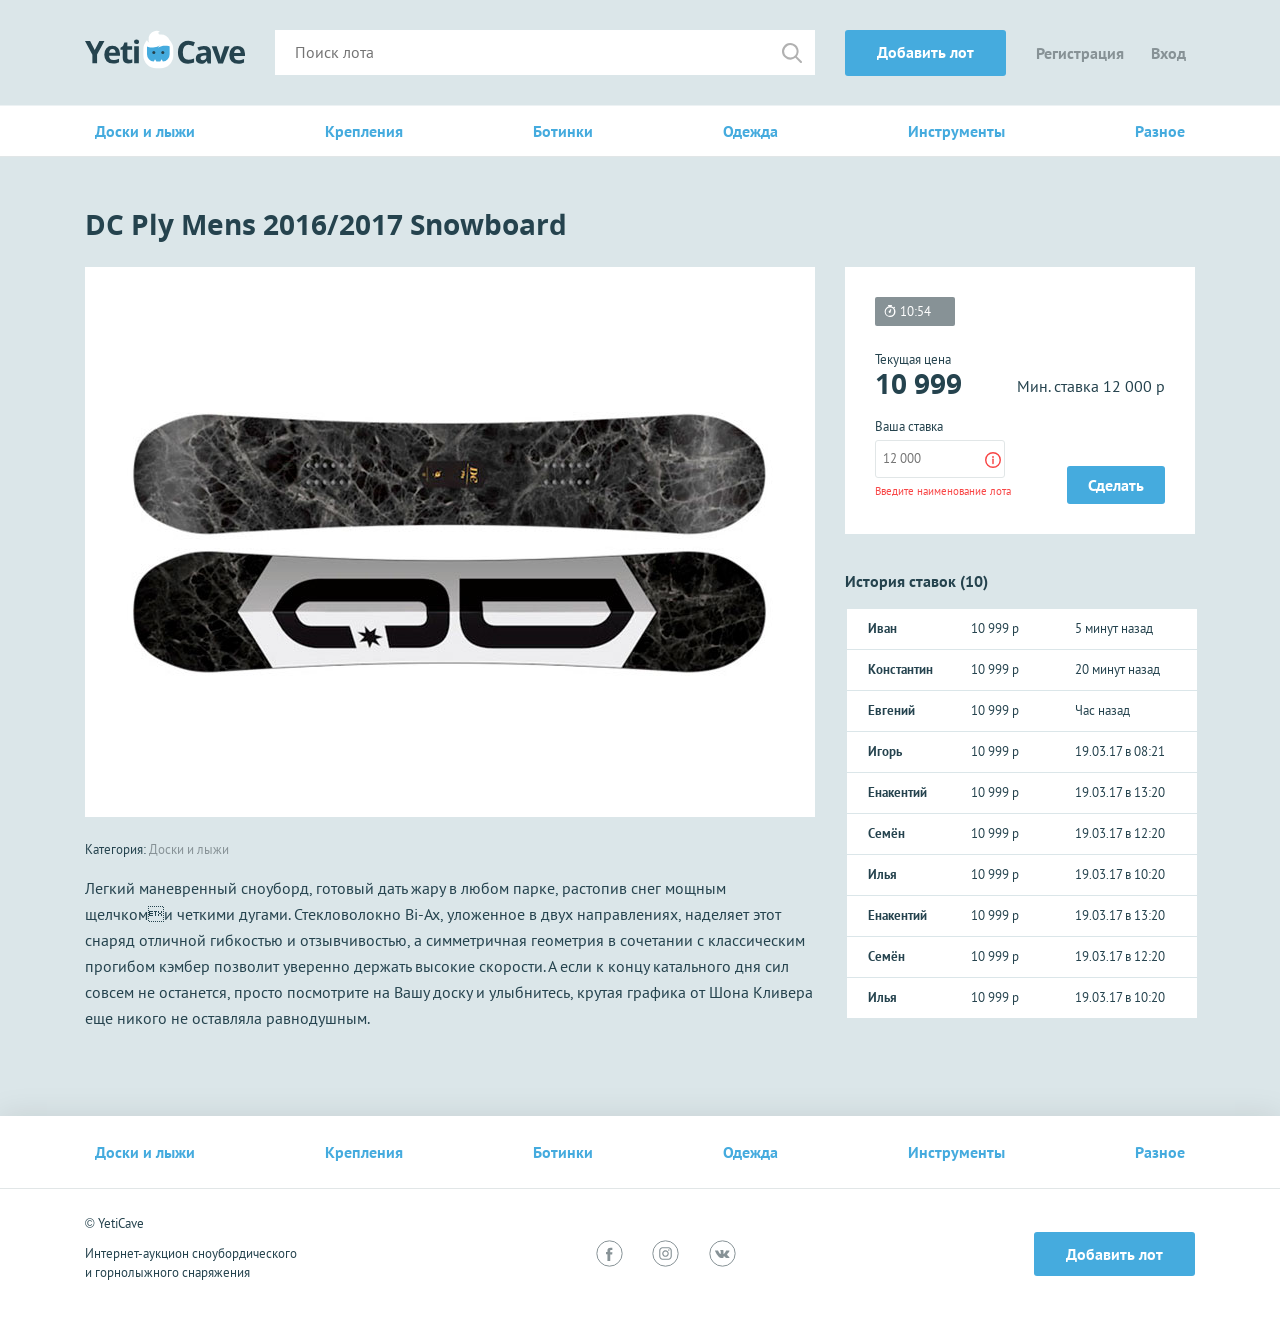
<file: pages/lot.html>
<!DOCTYPE html>
<html lang="ru">

<head>
  <meta charset="UTF-8">
  <title>DC Ply Mens 2016/2017 Snowboard</title>
  <link href="../css/normalize.min.css" rel="stylesheet">
  <link href="../css/style.css" rel="stylesheet">
</head>

<body>

  <div class="page-wrapper">

    <header class="main-header">
      <div class="main-header__container container">
        <h1 class="visually-hidden">YetiCave</h1>
        <a class="main-header__logo" href="#">
          <img src="../img/logo.svg" width="160" height="39" alt="Логотип компании YetiCave">
        </a>
        <form class="main-header__search" method="get" action="#" autocomplete="off">
          <input type="search" name="search" placeholder="Поиск лота">
          <input class="main-header__search-btn" type="submit" name="find" value="Найти">
        </form>
        <a class="main-header__add-lot button" href="#">Добавить лот</a>
        <nav class="user-menu">
          <ul class="user-menu__list">
            <li class="user-menu__item">
              <a href="#">Регистрация</a>
            </li>
            <li class="user-menu__item">
              <a href="#">Вход</a>
            </li>
          </ul>
        </nav>
      </div>
    </header>

    <main>
      <nav class="nav">
        <ul class="nav__list container">
          <li class="nav__item">
            <a href="#">Доски и лыжи</a>
          </li>
          <li class="nav__item">
            <a href="#">Крепления</a>
          </li>
          <li class="nav__item">
            <a href="#">Ботинки</a>
          </li>
          <li class="nav__item">
            <a href="#">Одежда</a>
          </li>
          <li class="nav__item">
            <a href="#">Инструменты</a>
          </li>
          <li class="nav__item">
            <a href="#">Разное</a>
          </li>
        </ul>
      </nav>
      <section class="lot-item container">
        <h2>DC Ply Mens 2016/2017 Snowboard</h2>
        <div class="lot-item__content">
          <div class="lot-item__left">
            <div class="lot-item__image">
              <img src="../img/lot-image.jpg" width="730" height="548" alt="Сноуборд">
            </div>
            <p class="lot-item__category">Категория: <span>Доски и лыжи</span></p>
            <p class="lot-item__description">Легкий маневренный сноуборд, готовый дать жару в любом парке, растопив
              снег
              мощным щелчкоми четкими дугами. Стекловолокно Bi-Ax, уложенное в двух направлениях, наделяет этот
              снаряд
              отличной гибкостью и отзывчивостью, а симметричная геометрия в сочетании с классическим прогибом
              кэмбер
              позволит уверенно держать высокие скорости. А если к концу катального дня сил совсем не останется,
              просто
              посмотрите на Вашу доску и улыбнитесь, крутая графика от Шона Кливера еще никого не оставляла
              равнодушным.</p>
          </div>
          <div class="lot-item__right">
            <div class="lot-item__state">
              <div class="lot-item__timer timer">
                10:54
              </div>
              <div class="lot-item__cost-state">
                <div class="lot-item__rate">
                  <span class="lot-item__amount">Текущая цена</span>
                  <span class="lot-item__cost">10 999</span>
                </div>
                <div class="lot-item__min-cost">
                  Мин. ставка <span>12 000 р</span>
                </div>
              </div>
              <form class="lot-item__form" action="#" method="post" autocomplete="off">
                <p class="lot-item__form-item form__item form__item--invalid">
                  <label for="cost">Ваша ставка</label>
                  <input id="cost" type="text" name="cost" placeholder="12 000">
                  <span class="form__error">Введите наименование лота</span>
                </p>
                <button type="submit" class="button">Сделать ставку</button>
              </form>
            </div>
            <div class="history">
              <h3>История ставок (<span>10</span>)</h3>
              <table class="history__list">
                <tr class="history__item">
                  <td class="history__name">Иван</td>
                  <td class="history__price">10 999 р</td>
                  <td class="history__time">5 минут назад</td>
                </tr>
                <tr class="history__item">
                  <td class="history__name">Константин</td>
                  <td class="history__price">10 999 р</td>
                  <td class="history__time">20 минут назад</td>
                </tr>
                <tr class="history__item">
                  <td class="history__name">Евгений</td>
                  <td class="history__price">10 999 р</td>
                  <td class="history__time">Час назад</td>
                </tr>
                <tr class="history__item">
                  <td class="history__name">Игорь</td>
                  <td class="history__price">10 999 р</td>
                  <td class="history__time">19.03.17 в 08:21</td>
                </tr>
                <tr class="history__item">
                  <td class="history__name">Енакентий</td>
                  <td class="history__price">10 999 р</td>
                  <td class="history__time">19.03.17 в 13:20</td>
                </tr>
                <tr class="history__item">
                  <td class="history__name">Семён</td>
                  <td class="history__price">10 999 р</td>
                  <td class="history__time">19.03.17 в 12:20</td>
                </tr>
                <tr class="history__item">
                  <td class="history__name">Илья</td>
                  <td class="history__price">10 999 р</td>
                  <td class="history__time">19.03.17 в 10:20</td>
                </tr>
                <tr class="history__item">
                  <td class="history__name">Енакентий</td>
                  <td class="history__price">10 999 р</td>
                  <td class="history__time">19.03.17 в 13:20</td>
                </tr>
                <tr class="history__item">
                  <td class="history__name">Семён</td>
                  <td class="history__price">10 999 р</td>
                  <td class="history__time">19.03.17 в 12:20</td>
                </tr>
                <tr class="history__item">
                  <td class="history__name">Илья</td>
                  <td class="history__price">10 999 р</td>
                  <td class="history__time">19.03.17 в 10:20</td>
                </tr>
              </table>
            </div>
          </div>
        </div>
      </section>
    </main>

  </div>

  <footer class="main-footer">
    <nav class="nav">
      <ul class="nav__list container">
        <li class="nav__item">
          <a href="#">Доски и лыжи</a>
        </li>
        <li class="nav__item">
          <a href="#">Крепления</a>
        </li>
        <li class="nav__item">
          <a href="#">Ботинки</a>
        </li>
        <li class="nav__item">
          <a href="#">Одежда</a>
        </li>
        <li class="nav__item">
          <a href="#">Инструменты</a>
        </li>
        <li class="nav__item">
          <a href="#">Разное</a>
        </li>
      </ul>
    </nav>
    <div class="main-footer__bottom container">
      <div class="main-footer__copyright">
        <p>© YetiCave</p>
        <p>Интернет-аукцион сноубордического и горнолыжного снаряжения</p>
      </div>
      <div class="main-footer__social social">
        <span class="visually-hidden">Мы в соцсетях:</span>
        <a class="social__link social__link--facebook" href="#">
          <span class="visually-hidden">Facebook</span>
          <svg width="27" height="27" viewBox="0 0 27 27" xmlns="http://www.w3.org/2000/svg">
            <circle stroke="#879296" fill="none" cx="13.5" cy="13.5" r="12.667" />
            <path fill="#879296"
              d="M14.26 20.983h-2.816v-6.626H10.04v-2.28h1.404v-1.364c0-1.862.79-2.922 3.04-2.922h1.87v2.28h-1.17c-.876 0-.972.322-.972.916v1.14h2.212l-.245 2.28h-1.92v6.625z" />
          </svg>
        </a>
        <span class="visually-hidden">,</span>
        <a class="social__link social__link--instagram" href="#">
          <span class="visually-hidden">Instagram</span>
          <svg width="27" height="27" viewBox="0 0 27 27" xmlns="http://www.w3.org/2000/svg">
            <circle stroke="#879296" fill="none" cx="13.5" cy="13.5" r="12.687" />
            <path fill="#879296"
              d="M13.5 8.3h2.567c.403.002.803.075 1.18.213.552.213.988.65 1.2 1.2.14.38.213.778.216 1.18v5.136c-.003.403-.076.803-.215 1.18-.213.552-.65.988-1.2 1.2-.378.14-.778.213-1.18.216h-5.135c-.403-.003-.802-.076-1.18-.215-.552-.214-.988-.65-1.2-1.2-.14-.38-.212-.78-.215-1.182V13.46v-2.566c.003-.403.076-.802.214-1.18.213-.552.65-.988 1.2-1.2.38-.14.778-.212 1.18-.215H13.5m0-1.143h-2.616c-.526.01-1.048.108-1.54.292-.853.33-1.527 1-1.856 1.854-.184.493-.283 1.014-.292 1.542v5.232c.01.526.108 1.048.292 1.54.33.853 1.003 1.527 1.855 1.856.493.184 1.015.283 1.54.293H16.117c.527-.01 1.048-.11 1.54-.293.854-.33 1.527-1.003 1.856-1.855.184-.493.283-1.015.293-1.54V13.46v-2.614c-.01-.528-.11-1.05-.293-1.542-.33-.853-1.002-1.525-1.855-1.855-.493-.185-1.014-.283-1.54-.293-.665.01-.89 0-2.617 0zm0 3.093c-2.51.007-4.07 2.73-2.808 4.898 1.26 2.17 4.398 2.16 5.645-.017.285-.495.434-1.058.433-1.63-.006-1.8-1.47-3.256-3.27-3.25zm0 5.378c-1.63-.007-2.64-1.777-1.82-3.185.823-1.41 2.86-1.4 3.67.017.18.316.276.675.278 1.04.006 1.177-.95 2.133-2.128 2.128zm4.118-5.524c0 .58-.626.94-1.127.65-.5-.29-.5-1.012 0-1.3.116-.067.245-.102.378-.102.418-.005.76.333.76.752z" />
          </svg>
        </a>
        <span class="visually-hidden">,</span>
        <a class="social__link social__link--vkontakte" href="#">
          <span class="visually-hidden">Вконтакте</span>
          <svg width="27" height="27" viewBox="0 0 27 27" xmlns="http://www.w3.org/2000/svg">
            <circle stroke="#879296" fill="none" cx="13.5" cy="13.5" r="12.666" />
            <path fill="#879296"
              d="M13.92 18.07c.142-.016.278-.074.39-.166.077-.107.118-.237.116-.37 0 0 0-1.13.516-1.296.517-.165 1.208 1.09 1.95 1.58.276.213.624.314.973.28h1.95s.973-.057.525-.837c-.38-.62-.865-1.17-1.432-1.626-1.208-1.1-1.043-.916.41-2.816.886-1.16 1.236-1.86 1.13-2.163-.108-.302-.76-.214-.76-.214h-2.164c-.092-.026-.19-.026-.282 0-.083.058-.15.135-.195.225-.224.57-.49 1.125-.8 1.656-.973 1.61-1.344 1.697-1.51 1.59-.37-.234-.272-.975-.272-1.433 0-1.56.243-2.202-.468-2.377-.32-.075-.647-.108-.974-.098-.604-.052-1.213.01-1.793.186-.243.116-.438.38-.32.4.245.018.474.13.642.31.152.303.225.638.214.975 0 0 .127 1.832-.302 2.056-.43.223-.692-.167-1.55-1.618-.29-.506-.547-1.03-.77-1.57-.038-.09-.098-.17-.174-.233-.1-.065-.214-.108-.332-.128H6.485s-.312 0-.42.137c-.106.135 0 .36 0 .36.87 2 2.022 3.868 3.42 5.543.923.996 2.21 1.573 3.567 1.598z" />
          </svg>
        </a>
      </div>
      <a class="main-footer__add-lot button" href="#">Добавить лот</a>
    </div>
  </footer>

</body>

</html>
</file>
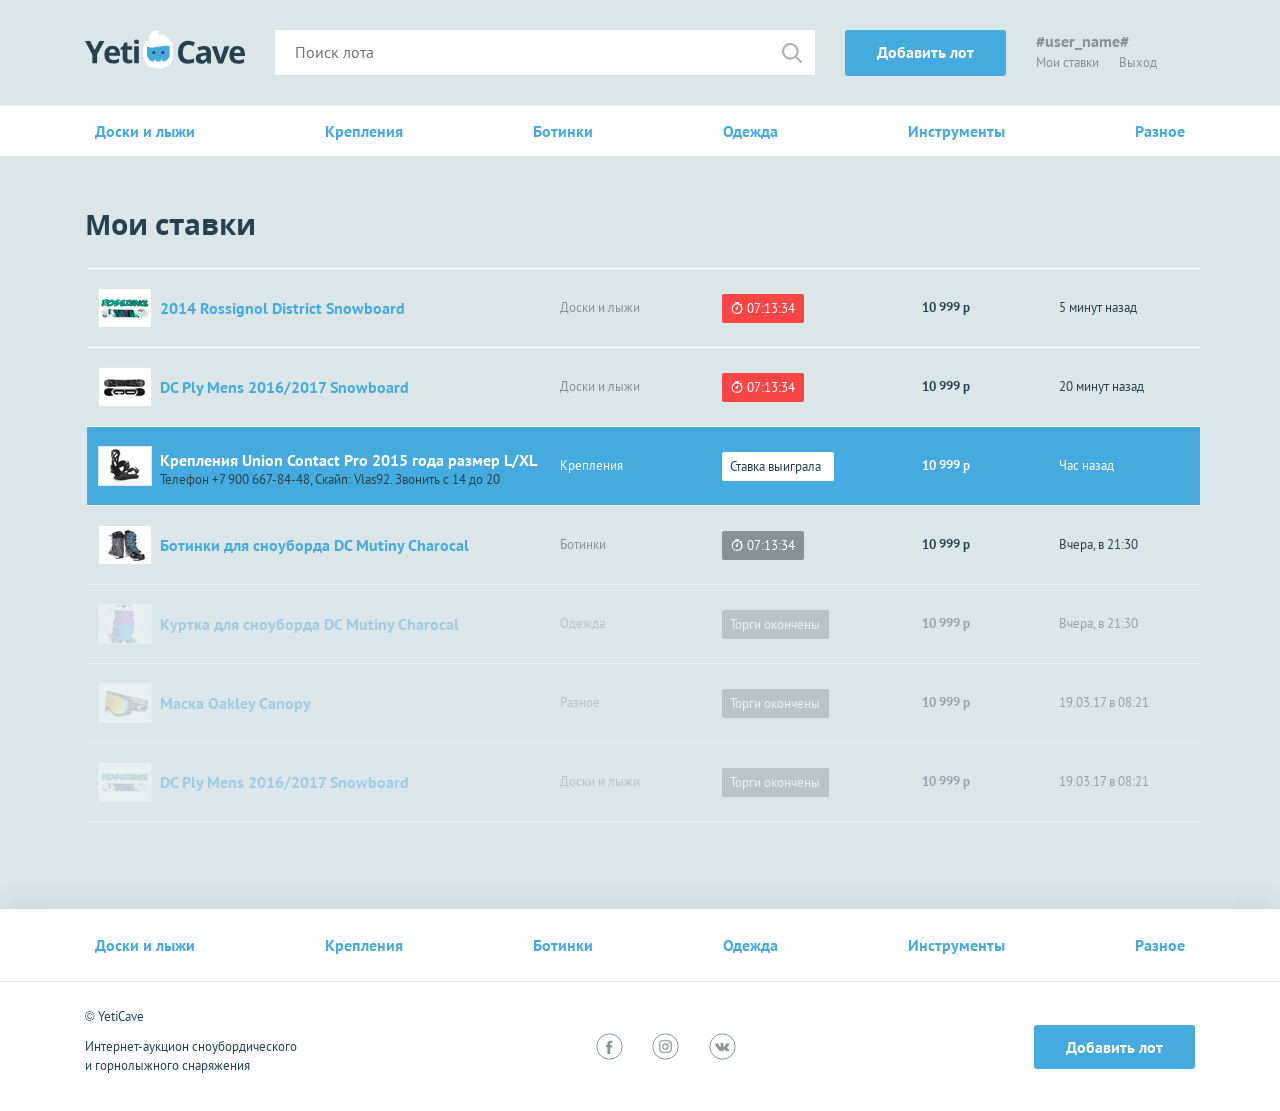
<file: pages/my-bets.html>
<!DOCTYPE html>
<html lang="ru">

<head>
  <meta charset="UTF-8">
  <title>Мои ставки</title>
  <link href="../css/normalize.min.css" rel="stylesheet">
  <link href="../css/style.css" rel="stylesheet">
</head>

<body>

  <div class="page-wrapper">

    <header class="main-header">
      <div class="main-header__container container">
        <h1 class="visually-hidden">YetiCave</h1>
        <a class="main-header__logo" href="#">
          <img src="../img/logo.svg" width="160" height="39" alt="Логотип компании YetiCave">
        </a>
        <form class="main-header__search" method="get" action="#" autocomplete="off">
          <input type="search" name="search" placeholder="Поиск лота">
          <input class="main-header__search-btn" type="submit" name="find" value="Найти">
        </form>
        <a class="main-header__add-lot button" href="#">Добавить лот</a>
        <nav class="user-menu">
          <div class="user-menu__logged">
            <p>#user_name#</p>
            <a class="user-menu__bets user-menu" href="#">Мои ставки</a>
            <a class="user-menu__logout" href="#">Выход</a>
          </div>
        </nav>
      </div>
    </header>

    <main>
      <nav class="nav">
        <ul class="nav__list container">
          <li class="nav__item">
            <a href="#">Доски и лыжи</a>
          </li>
          <li class="nav__item">
            <a href="#">Крепления</a>
          </li>
          <li class="nav__item">
            <a href="#">Ботинки</a>
          </li>
          <li class="nav__item">
            <a href="#">Одежда</a>
          </li>
          <li class="nav__item">
            <a href="#">Инструменты</a>
          </li>
          <li class="nav__item">
            <a href="#">Разное</a>
          </li>
        </ul>
      </nav>
      <section class="rates container">
        <h2>Мои ставки</h2>
        <table class="rates__list">
          <tr class="rates__item">
            <td class="rates__info">
              <div class="rates__img">
                <img src="../img/rate1.jpg" width="54" height="40" alt="Сноуборд">
              </div>
              <h3 class="rates__title"><a href="#">2014 Rossignol District Snowboard</a></h3>
            </td>
            <td class="rates__category">
              Доски и лыжи
            </td>
            <td class="rates__timer">
              <div class="timer timer--finishing">07:13:34</div>
            </td>
            <td class="rates__price">
              10 999 р
            </td>
            <td class="rates__time">
              5 минут назад
            </td>
          </tr>
          <tr class="rates__item">
            <td class="rates__info">
              <div class="rates__img">
                <img src="../img/rate2.jpg" width="54" height="40" alt="Сноуборд">
              </div>
              <h3 class="rates__title"><a href="#">DC Ply Mens 2016/2017 Snowboard</a></h3>
            </td>
            <td class="rates__category">
              Доски и лыжи
            </td>
            <td class="rates__timer">
              <div class="timer timer--finishing">07:13:34</div>
            </td>
            <td class="rates__price">
              10 999 р
            </td>
            <td class="rates__time">
              20 минут назад
            </td>
          </tr>
          <tr class="rates__item rates__item--win">
            <td class="rates__info">
              <div class="rates__img">
                <img src="../img/rate3.jpg" width="54" height="40" alt="Крепления">
              </div>
              <div>
                <h3 class="rates__title"><a href="#">Крепления Union Contact Pro 2015 года размер L/XL</a></h3>
                <p>Телефон +7 900 667-84-48, Скайп: Vlas92. Звонить с 14 до 20</p>
              </div>
            </td>
            <td class="rates__category">
              Крепления
            </td>
            <td class="rates__timer">
              <div class="timer timer--win">Ставка выиграла</div>
            </td>
            <td class="rates__price">
              10 999 р
            </td>
            <td class="rates__time">
              Час назад
            </td>
          </tr>
          <tr class="rates__item">
            <td class="rates__info">
              <div class="rates__img">
                <img src="../img/rate4.jpg" width="54" height="40" alt="Ботинки">
              </div>
              <h3 class="rates__title"><a href="#">Ботинки для сноуборда DC Mutiny Charocal</a></h3>
            </td>
            <td class="rates__category">
              Ботинки
            </td>
            <td class="rates__timer">
              <div class="timer">07:13:34</div>
            </td>
            <td class="rates__price">
              10 999 р
            </td>
            <td class="rates__time">
              Вчера, в 21:30
            </td>
          </tr>
          <tr class="rates__item rates__item--end">
            <td class="rates__info">
              <div class="rates__img">
                <img src="../img/rate5.jpg" width="54" height="40" alt="Куртка">
              </div>
              <h3 class="rates__title"><a href="#">Куртка для сноуборда DC Mutiny Charocal</a></h3>
            </td>
            <td class="rates__category">
              Одежда
            </td>
            <td class="rates__timer">
              <div class="timer timer--end">Торги окончены</div>
            </td>
            <td class="rates__price">
              10 999 р
            </td>
            <td class="rates__time">
              Вчера, в 21:30
            </td>
          </tr>
          <tr class="rates__item rates__item--end">
            <td class="rates__info">
              <div class="rates__img">
                <img src="../img/rate6.jpg" width="54" height="40" alt="Маска">
              </div>
              <h3 class="rates__title"><a href="#">Маска Oakley Canopy</a></h3>
            </td>
            <td class="rates__category">
              Разное
            </td>
            <td class="rates__timer">
              <div class="timer timer--end">Торги окончены</div>
            </td>
            <td class="rates__price">
              10 999 р
            </td>
            <td class="rates__time">
              19.03.17 в 08:21
            </td>
          </tr>
          <tr class="rates__item rates__item--end">
            <td class="rates__info">
              <div class="rates__img">
                <img src="../img/rate7.jpg" width="54" height="40" alt="Сноуборд">
              </div>
              <h3 class="rates__title"><a href="#">DC Ply Mens 2016/2017 Snowboard</a></h3>
            </td>
            <td class="rates__category">
              Доски и лыжи
            </td>
            <td class="rates__timer">
              <div class="timer timer--end">Торги окончены</div>
            </td>
            <td class="rates__price">
              10 999 р
            </td>
            <td class="rates__time">
              19.03.17 в 08:21
            </td>
          </tr>
        </table>
      </section>
    </main>

  </div>

  <footer class="main-footer">
    <nav class="nav">
      <ul class="nav__list container">
        <li class="nav__item">
          <a href="#">Доски и лыжи</a>
        </li>
        <li class="nav__item">
          <a href="#">Крепления</a>
        </li>
        <li class="nav__item">
          <a href="#">Ботинки</a>
        </li>
        <li class="nav__item">
          <a href="#">Одежда</a>
        </li>
        <li class="nav__item">
          <a href="#">Инструменты</a>
        </li>
        <li class="nav__item">
          <a href="#">Разное</a>
        </li>
      </ul>
    </nav>
    <div class="main-footer__bottom container">
      <div class="main-footer__copyright">
        <p>© YetiCave</p>
        <p>Интернет-аукцион сноубордического и горнолыжного снаряжения</p>
      </div>
      <div class="main-footer__social social">
        <span class="visually-hidden">Мы в соцсетях:</span>
        <a class="social__link social__link--facebook" href="#">
          <span class="visually-hidden">Facebook</span>
          <svg width="27" height="27" viewBox="0 0 27 27" xmlns="http://www.w3.org/2000/svg">
            <circle stroke="#879296" fill="none" cx="13.5" cy="13.5" r="12.667" />
            <path fill="#879296"
              d="M14.26 20.983h-2.816v-6.626H10.04v-2.28h1.404v-1.364c0-1.862.79-2.922 3.04-2.922h1.87v2.28h-1.17c-.876 0-.972.322-.972.916v1.14h2.212l-.245 2.28h-1.92v6.625z" />
          </svg>
        </a>
        <span class="visually-hidden">,</span>
        <a class="social__link social__link--instagram" href="#">
          <span class="visually-hidden">Instagram</span>
          <svg width="27" height="27" viewBox="0 0 27 27" xmlns="http://www.w3.org/2000/svg">
            <circle stroke="#879296" fill="none" cx="13.5" cy="13.5" r="12.687" />
            <path fill="#879296"
              d="M13.5 8.3h2.567c.403.002.803.075 1.18.213.552.213.988.65 1.2 1.2.14.38.213.778.216 1.18v5.136c-.003.403-.076.803-.215 1.18-.213.552-.65.988-1.2 1.2-.378.14-.778.213-1.18.216h-5.135c-.403-.003-.802-.076-1.18-.215-.552-.214-.988-.65-1.2-1.2-.14-.38-.212-.78-.215-1.182V13.46v-2.566c.003-.403.076-.802.214-1.18.213-.552.65-.988 1.2-1.2.38-.14.778-.212 1.18-.215H13.5m0-1.143h-2.616c-.526.01-1.048.108-1.54.292-.853.33-1.527 1-1.856 1.854-.184.493-.283 1.014-.292 1.542v5.232c.01.526.108 1.048.292 1.54.33.853 1.003 1.527 1.855 1.856.493.184 1.015.283 1.54.293H16.117c.527-.01 1.048-.11 1.54-.293.854-.33 1.527-1.003 1.856-1.855.184-.493.283-1.015.293-1.54V13.46v-2.614c-.01-.528-.11-1.05-.293-1.542-.33-.853-1.002-1.525-1.855-1.855-.493-.185-1.014-.283-1.54-.293-.665.01-.89 0-2.617 0zm0 3.093c-2.51.007-4.07 2.73-2.808 4.898 1.26 2.17 4.398 2.16 5.645-.017.285-.495.434-1.058.433-1.63-.006-1.8-1.47-3.256-3.27-3.25zm0 5.378c-1.63-.007-2.64-1.777-1.82-3.185.823-1.41 2.86-1.4 3.67.017.18.316.276.675.278 1.04.006 1.177-.95 2.133-2.128 2.128zm4.118-5.524c0 .58-.626.94-1.127.65-.5-.29-.5-1.012 0-1.3.116-.067.245-.102.378-.102.418-.005.76.333.76.752z" />
          </svg>
        </a>
        <span class="visually-hidden">,</span>
        <a class="social__link social__link--vkontakte" href="#">
          <span class="visually-hidden">Вконтакте</span>
          <svg width="27" height="27" viewBox="0 0 27 27" xmlns="http://www.w3.org/2000/svg">
            <circle stroke="#879296" fill="none" cx="13.5" cy="13.5" r="12.666" />
            <path fill="#879296"
              d="M13.92 18.07c.142-.016.278-.074.39-.166.077-.107.118-.237.116-.37 0 0 0-1.13.516-1.296.517-.165 1.208 1.09 1.95 1.58.276.213.624.314.973.28h1.95s.973-.057.525-.837c-.38-.62-.865-1.17-1.432-1.626-1.208-1.1-1.043-.916.41-2.816.886-1.16 1.236-1.86 1.13-2.163-.108-.302-.76-.214-.76-.214h-2.164c-.092-.026-.19-.026-.282 0-.083.058-.15.135-.195.225-.224.57-.49 1.125-.8 1.656-.973 1.61-1.344 1.697-1.51 1.59-.37-.234-.272-.975-.272-1.433 0-1.56.243-2.202-.468-2.377-.32-.075-.647-.108-.974-.098-.604-.052-1.213.01-1.793.186-.243.116-.438.38-.32.4.245.018.474.13.642.31.152.303.225.638.214.975 0 0 .127 1.832-.302 2.056-.43.223-.692-.167-1.55-1.618-.29-.506-.547-1.03-.77-1.57-.038-.09-.098-.17-.174-.233-.1-.065-.214-.108-.332-.128H6.485s-.312 0-.42.137c-.106.135 0 .36 0 .36.87 2 2.022 3.868 3.42 5.543.923.996 2.21 1.573 3.567 1.598z" />
          </svg>
        </a>
      </div>
      <a class="main-footer__add-lot button" href="#">Добавить лот</a>
    </div>
  </footer>

</body>

</html>
</file>
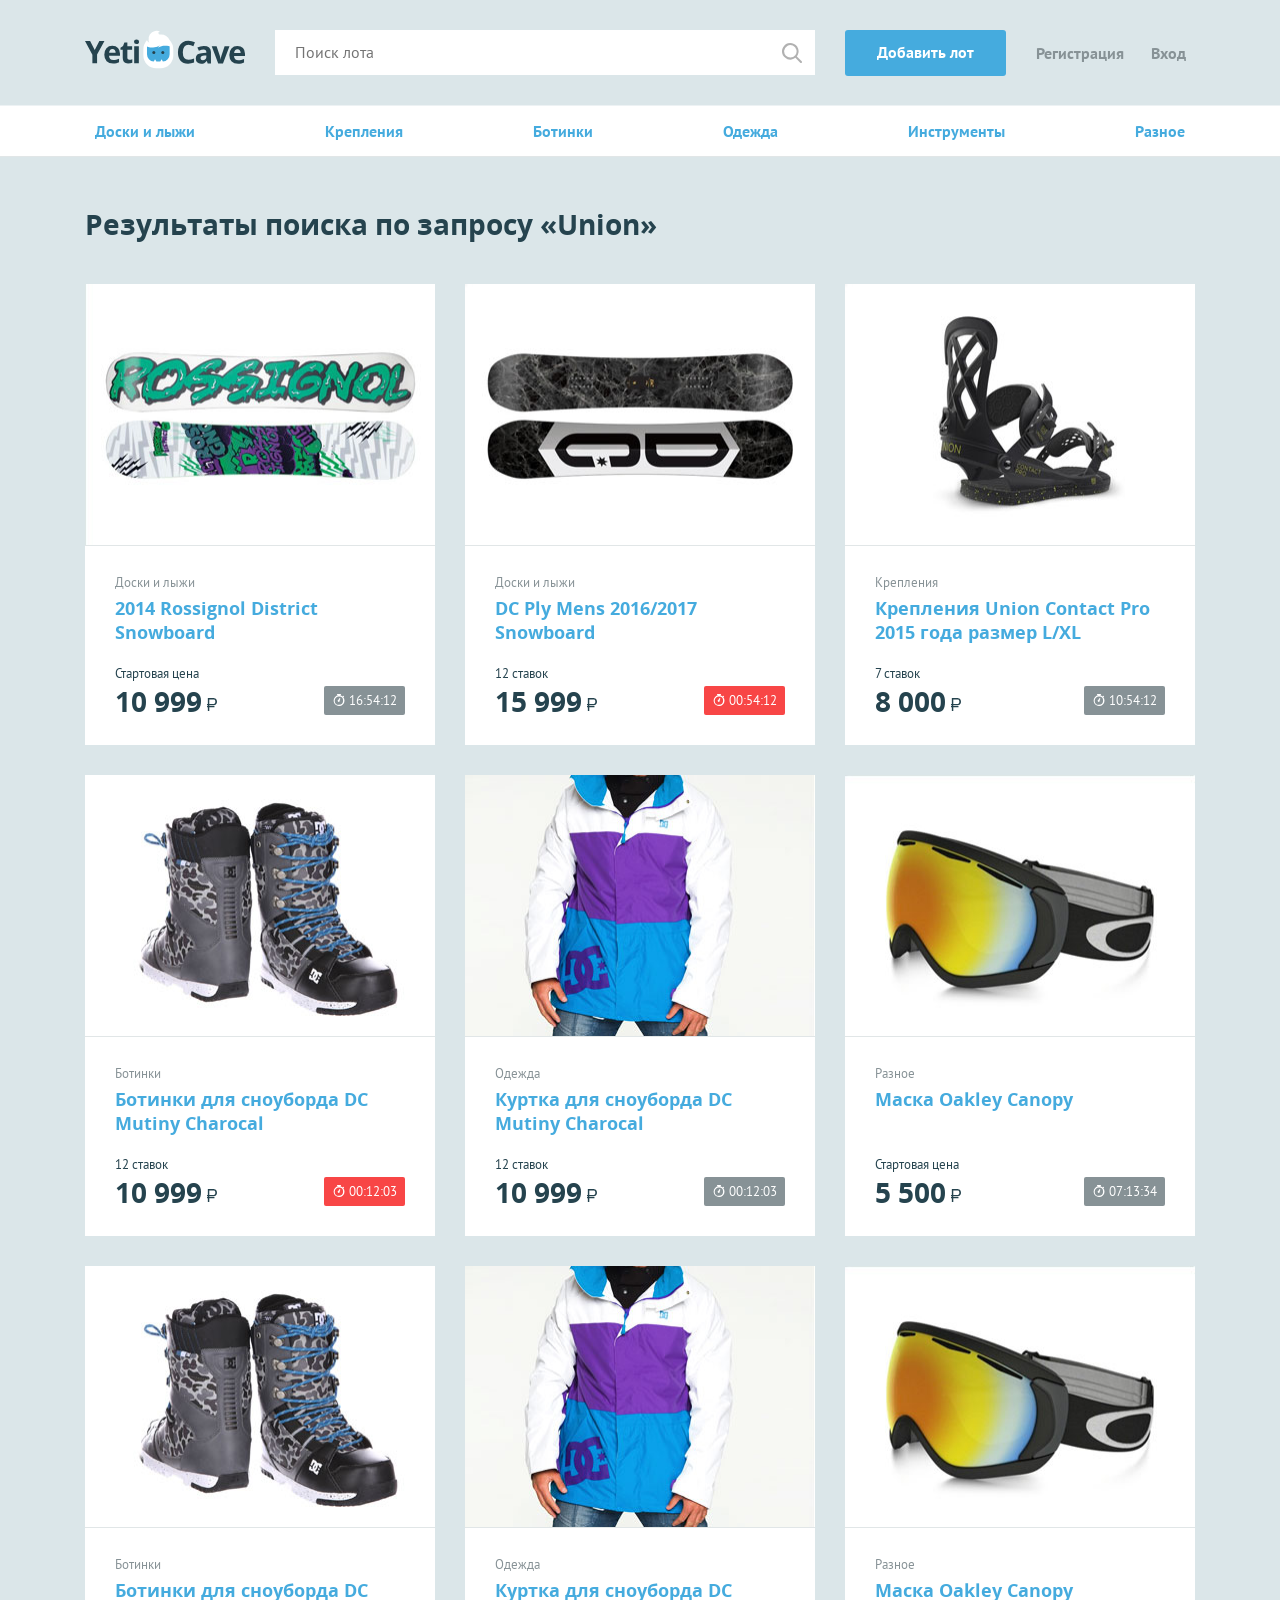
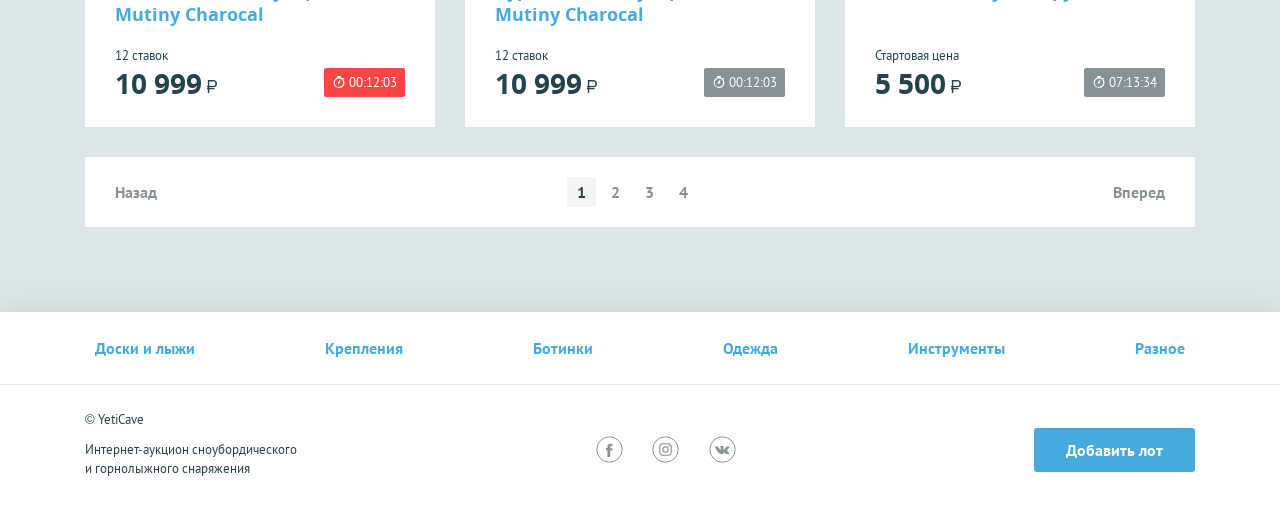
<file: pages/search.html>
<!DOCTYPE html>
<html lang="ru">

<head>
  <meta charset="UTF-8">
  <title>Результаты поиска</title>
  <link href="../css/normalize.min.css" rel="stylesheet">
  <link href="../css/style.css" rel="stylesheet">
</head>

<body>

  <div class="page-wrapper">

    <header class="main-header">
      <div class="main-header__container container">
        <h1 class="visually-hidden">YetiCave</h1>
        <a class="main-header__logo" href="#">
          <img src="../img/logo.svg" width="160" height="39" alt="Логотип компании YetiCave">
        </a>
        <form class="main-header__search" method="get" action="#" autocomplete="off">
          <input type="search" name="search" placeholder="Поиск лота">
          <input class="main-header__search-btn" type="submit" name="find" value="Найти">
        </form>
        <a class="main-header__add-lot button" href="#">Добавить лот</a>
        <nav class="user-menu">
          <ul class="user-menu__list">
            <li class="user-menu__item">
              <a href="#">Регистрация</a>
            </li>
            <li class="user-menu__item">
              <a href="#">Вход</a>
            </li>
          </ul>
        </nav>
      </div>
    </header>

    <main>
      <nav class="nav">
        <ul class="nav__list container">
          <li class="nav__item">
            <a href="#">Доски и лыжи</a>
          </li>
          <li class="nav__item">
            <a href="#">Крепления</a>
          </li>
          <li class="nav__item">
            <a href="#">Ботинки</a>
          </li>
          <li class="nav__item">
            <a href="#">Одежда</a>
          </li>
          <li class="nav__item">
            <a href="#">Инструменты</a>
          </li>
          <li class="nav__item">
            <a href="#">Разное</a>
          </li>
        </ul>
      </nav>
      <div class="container">
        <section class="lots">
          <h2>Результаты поиска по запросу «<span>Union</span>»</h2>
          <ul class="lots__list">
            <li class="lots__item lot">
              <div class="lot__image">
                <img src="../img/lot-1.jpg" width="350" height="260" alt="Сноуборд">
              </div>
              <div class="lot__info">
                <span class="lot__category">Доски и лыжи</span>
                <h3 class="lot__title"><a class="text-link" href="#">2014 Rossignol District Snowboard</a></h3>
                <div class="lot__state">
                  <div class="lot__rate">
                    <span class="lot__amount">Стартовая цена</span>
                    <span class="lot__cost">10 999<b class="rub">р</b></span>
                  </div>
                  <div class="lot__timer timer">
                    16:54:12
                  </div>
                </div>
              </div>
            </li>
            <li class="lots__item lot">
              <div class="lot__image">
                <img src="../img/lot-2.jpg" width="350" height="260" alt="Сноуборд">
              </div>
              <div class="lot__info">
                <span class="lot__category">Доски и лыжи</span>
                <h3 class="lot__title"><a class="text-link" href="#">DC Ply Mens 2016/2017 Snowboard</a></h3>
                <div class="lot__state">
                  <div class="lot__rate">
                    <span class="lot__amount">12 ставок</span>
                    <span class="lot__cost">15 999<b class="rub">р</b></span>
                  </div>
                  <div class="lot__timer timer timer--finishing">
                    00:54:12
                  </div>
                </div>
              </div>
            </li>
            <li class="lots__item lot">
              <div class="lot__image">
                <img src="../img/lot-3.jpg" width="350" height="260" alt="Крепления">
              </div>
              <div class="lot__info">
                <span class="lot__category">Крепления</span>
                <h3 class="lot__title"><a class="text-link" href="#">Крепления Union Contact Pro 2015 года размер
                    L/XL</a></h3>
                <div class="lot__state">
                  <div class="lot__rate">
                    <span class="lot__amount">7 ставок</span>
                    <span class="lot__cost">8 000<b class="rub">р</b></span>
                  </div>
                  <div class="lot__timer timer">
                    10:54:12
                  </div>
                </div>
              </div>
            </li>
            <li class="lots__item lot">
              <div class="lot__image">
                <img src="../img/lot-4.jpg" width="350" height="260" alt="Ботинки">
              </div>
              <div class="lot__info">
                <span class="lot__category">Ботинки</span>
                <h3 class="lot__title"><a class="text-link" href="#">Ботинки для сноуборда DC Mutiny Charocal</a>
                </h3>
                <div class="lot__state">
                  <div class="lot__rate">
                    <span class="lot__amount">12 ставок</span>
                    <span class="lot__cost">10 999<b class="rub">р</b></span>
                  </div>
                  <div class="lot__timer timer timer--finishing">
                    00:12:03
                  </div>
                </div>
              </div>
            </li>
            <li class="lots__item lot">
              <div class="lot__image">
                <img src="../img/lot-5.jpg" width="350" height="260" alt="Куртка">
              </div>
              <div class="lot__info">
                <span class="lot__category">Одежда</span>
                <h3 class="lot__title"><a class="text-link" href="#">Куртка для сноуборда DC Mutiny Charocal</a>
                </h3>
                <div class="lot__state">
                  <div class="lot__rate">
                    <span class="lot__amount">12 ставок</span>
                    <span class="lot__cost">10 999<b class="rub">р</b></span>
                  </div>
                  <div class="lot__timer timer">
                    00:12:03
                  </div>
                </div>
              </div>
            </li>
            <li class="lots__item lot">
              <div class="lot__image">
                <img src="../img/lot-6.jpg" width="350" height="260" alt="Маска">
              </div>
              <div class="lot__info">
                <span class="lot__category">Разное</span>
                <h3 class="lot__title"><a class="text-link" href="#">Маска Oakley Canopy</a></h3>
                <div class="lot__state">
                  <div class="lot__rate">
                    <span class="lot__amount">Стартовая цена</span>
                    <span class="lot__cost">5 500<b class="rub">р</b></span>
                  </div>
                  <div class="lot__timer timer">
                    07:13:34
                  </div>
                </div>
              </div>
            </li>
            <li class="lots__item lot">
              <div class="lot__image">
                <img src="../img/lot-4.jpg" width="350" height="260" alt="Ботинки">
              </div>
              <div class="lot__info">
                <span class="lot__category">Ботинки</span>
                <h3 class="lot__title"><a class="text-link" href="#">Ботинки для сноуборда DC Mutiny Charocal</a>
                </h3>
                <div class="lot__state">
                  <div class="lot__rate">
                    <span class="lot__amount">12 ставок</span>
                    <span class="lot__cost">10 999<b class="rub">р</b></span>
                  </div>
                  <div class="lot__timer timer timer--finishing">
                    00:12:03
                  </div>
                </div>
              </div>
            </li>
            <li class="lots__item lot">
              <div class="lot__image">
                <img src="../img/lot-5.jpg" width="350" height="260" alt="Куртка">
              </div>
              <div class="lot__info">
                <span class="lot__category">Одежда</span>
                <h3 class="lot__title"><a class="text-link" href="#">Куртка для сноуборда DC Mutiny Charocal</a>
                </h3>
                <div class="lot__state">
                  <div class="lot__rate">
                    <span class="lot__amount">12 ставок</span>
                    <span class="lot__cost">10 999<b class="rub">р</b></span>
                  </div>
                  <div class="lot__timer timer">
                    00:12:03
                  </div>
                </div>
              </div>
            </li>
            <li class="lots__item lot">
              <div class="lot__image">
                <img src="../img/lot-6.jpg" width="350" height="260" alt="Маска">
              </div>
              <div class="lot__info">
                <span class="lot__category">Разное</span>
                <h3 class="lot__title"><a class="text-link" href="#">Маска Oakley Canopy</a></h3>
                <div class="lot__state">
                  <div class="lot__rate">
                    <span class="lot__amount">Стартовая цена</span>
                    <span class="lot__cost">5 500<b class="rub">р</b></span>
                  </div>
                  <div class="lot__timer timer">
                    07:13:34
                  </div>
                </div>
              </div>
            </li>
          </ul>
        </section>
        <ul class="pagination-list">
          <li class="pagination-item pagination-item-prev"><a>Назад</a></li>
          <li class="pagination-item pagination-item-active"><a>1</a></li>
          <li class="pagination-item"><a href="#">2</a></li>
          <li class="pagination-item"><a href="#">3</a></li>
          <li class="pagination-item"><a href="#">4</a></li>
          <li class="pagination-item pagination-item-next"><a href="#">Вперед</a></li>
        </ul>
      </div>
    </main>

  </div>

  <footer class="main-footer">
    <nav class="nav">
      <ul class="nav__list container">
        <li class="nav__item">
          <a href="#">Доски и лыжи</a>
        </li>
        <li class="nav__item">
          <a href="#">Крепления</a>
        </li>
        <li class="nav__item">
          <a href="#">Ботинки</a>
        </li>
        <li class="nav__item">
          <a href="#">Одежда</a>
        </li>
        <li class="nav__item">
          <a href="#">Инструменты</a>
        </li>
        <li class="nav__item">
          <a href="#">Разное</a>
        </li>
      </ul>
    </nav>
    <div class="main-footer__bottom container">
      <div class="main-footer__copyright">
        <p>© YetiCave</p>
        <p>Интернет-аукцион сноубордического и горнолыжного снаряжения</p>
      </div>
      <div class="main-footer__social social">
        <span class="visually-hidden">Мы в соцсетях:</span>
        <a class="social__link social__link--facebook" href="#">
          <span class="visually-hidden">Facebook</span>
          <svg width="27" height="27" viewBox="0 0 27 27" xmlns="http://www.w3.org/2000/svg">
            <circle stroke="#879296" fill="none" cx="13.5" cy="13.5" r="12.667" />
            <path fill="#879296"
              d="M14.26 20.983h-2.816v-6.626H10.04v-2.28h1.404v-1.364c0-1.862.79-2.922 3.04-2.922h1.87v2.28h-1.17c-.876 0-.972.322-.972.916v1.14h2.212l-.245 2.28h-1.92v6.625z" />
          </svg>
        </a>
        <span class="visually-hidden">,</span>
        <a class="social__link social__link--instagram" href="#">
          <span class="visually-hidden">Instagram</span>
          <svg width="27" height="27" viewBox="0 0 27 27" xmlns="http://www.w3.org/2000/svg">
            <circle stroke="#879296" fill="none" cx="13.5" cy="13.5" r="12.687" />
            <path fill="#879296"
              d="M13.5 8.3h2.567c.403.002.803.075 1.18.213.552.213.988.65 1.2 1.2.14.38.213.778.216 1.18v5.136c-.003.403-.076.803-.215 1.18-.213.552-.65.988-1.2 1.2-.378.14-.778.213-1.18.216h-5.135c-.403-.003-.802-.076-1.18-.215-.552-.214-.988-.65-1.2-1.2-.14-.38-.212-.78-.215-1.182V13.46v-2.566c.003-.403.076-.802.214-1.18.213-.552.65-.988 1.2-1.2.38-.14.778-.212 1.18-.215H13.5m0-1.143h-2.616c-.526.01-1.048.108-1.54.292-.853.33-1.527 1-1.856 1.854-.184.493-.283 1.014-.292 1.542v5.232c.01.526.108 1.048.292 1.54.33.853 1.003 1.527 1.855 1.856.493.184 1.015.283 1.54.293H16.117c.527-.01 1.048-.11 1.54-.293.854-.33 1.527-1.003 1.856-1.855.184-.493.283-1.015.293-1.54V13.46v-2.614c-.01-.528-.11-1.05-.293-1.542-.33-.853-1.002-1.525-1.855-1.855-.493-.185-1.014-.283-1.54-.293-.665.01-.89 0-2.617 0zm0 3.093c-2.51.007-4.07 2.73-2.808 4.898 1.26 2.17 4.398 2.16 5.645-.017.285-.495.434-1.058.433-1.63-.006-1.8-1.47-3.256-3.27-3.25zm0 5.378c-1.63-.007-2.64-1.777-1.82-3.185.823-1.41 2.86-1.4 3.67.017.18.316.276.675.278 1.04.006 1.177-.95 2.133-2.128 2.128zm4.118-5.524c0 .58-.626.94-1.127.65-.5-.29-.5-1.012 0-1.3.116-.067.245-.102.378-.102.418-.005.76.333.76.752z" />
          </svg>
        </a>
        <span class="visually-hidden">,</span>
        <a class="social__link social__link--vkontakte" href="#">
          <span class="visually-hidden">Вконтакте</span>
          <svg width="27" height="27" viewBox="0 0 27 27" xmlns="http://www.w3.org/2000/svg">
            <circle stroke="#879296" fill="none" cx="13.5" cy="13.5" r="12.666" />
            <path fill="#879296"
              d="M13.92 18.07c.142-.016.278-.074.39-.166.077-.107.118-.237.116-.37 0 0 0-1.13.516-1.296.517-.165 1.208 1.09 1.95 1.58.276.213.624.314.973.28h1.95s.973-.057.525-.837c-.38-.62-.865-1.17-1.432-1.626-1.208-1.1-1.043-.916.41-2.816.886-1.16 1.236-1.86 1.13-2.163-.108-.302-.76-.214-.76-.214h-2.164c-.092-.026-.19-.026-.282 0-.083.058-.15.135-.195.225-.224.57-.49 1.125-.8 1.656-.973 1.61-1.344 1.697-1.51 1.59-.37-.234-.272-.975-.272-1.433 0-1.56.243-2.202-.468-2.377-.32-.075-.647-.108-.974-.098-.604-.052-1.213.01-1.793.186-.243.116-.438.38-.32.4.245.018.474.13.642.31.152.303.225.638.214.975 0 0 .127 1.832-.302 2.056-.43.223-.692-.167-1.55-1.618-.29-.506-.547-1.03-.77-1.57-.038-.09-.098-.17-.174-.233-.1-.065-.214-.108-.332-.128H6.485s-.312 0-.42.137c-.106.135 0 .36 0 .36.87 2 2.022 3.868 3.42 5.543.923.996 2.21 1.573 3.567 1.598z" />
          </svg>
        </a>
      </div>
      <a class="main-footer__add-lot button" href="#">Добавить лот</a>
    </div>
  </footer>

</body>

</html>
</file>
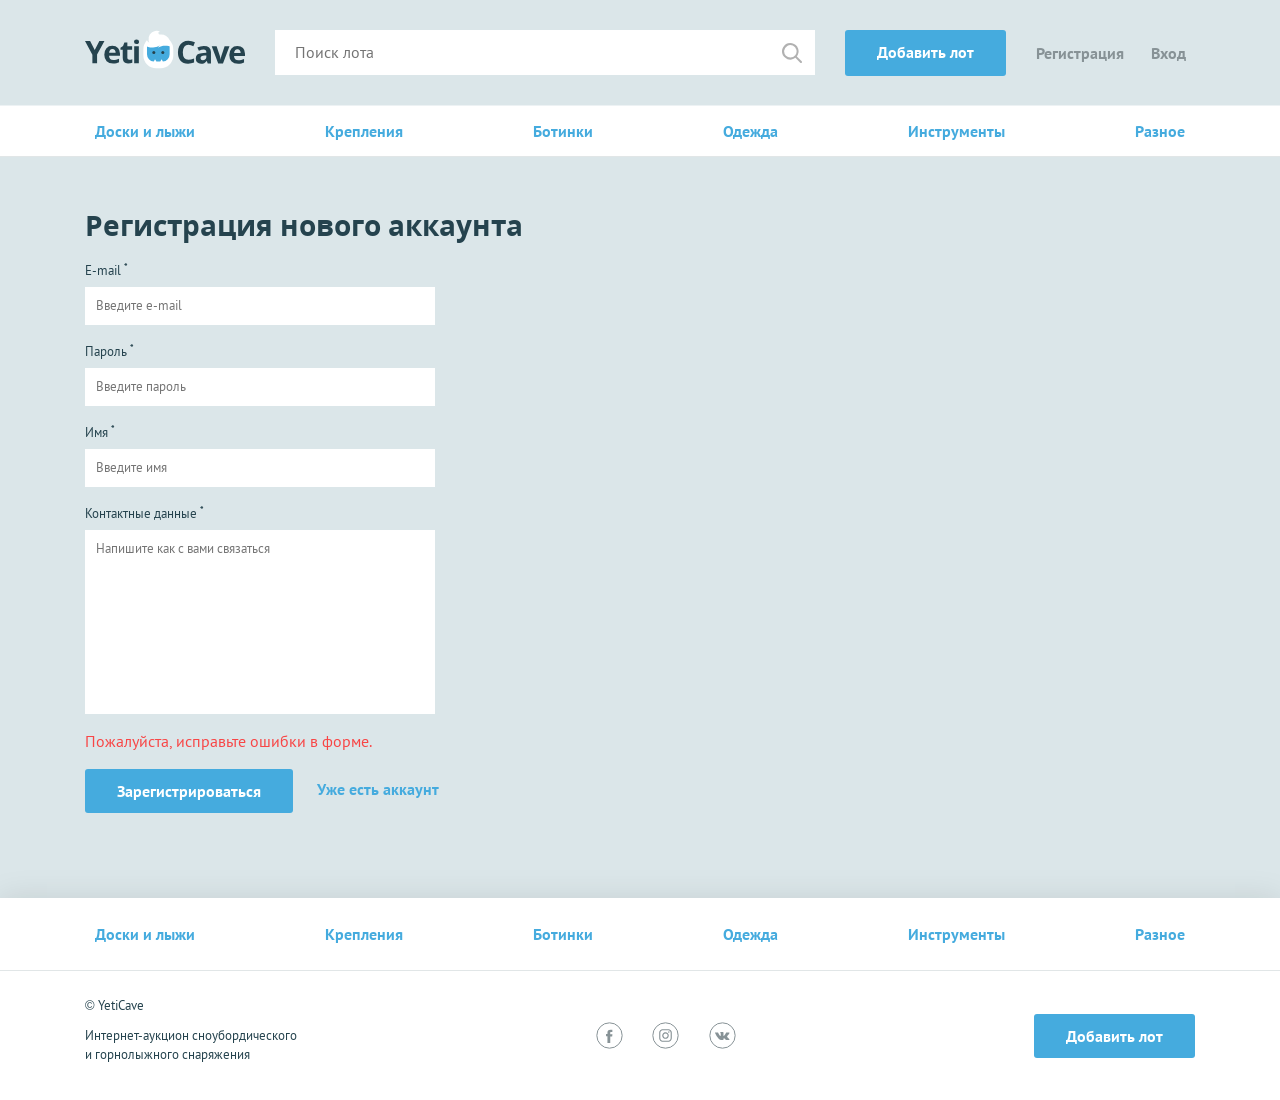
<file: pages/sign-up.html>
<!DOCTYPE html>
<html lang="ru">

<head>
  <meta charset="UTF-8">
  <title>Регистрация</title>
  <link href="../css/normalize.min.css" rel="stylesheet">
  <link href="../css/style.css" rel="stylesheet">
</head>

<body>

  <div class="page-wrapper">

    <header class="main-header">
      <div class="main-header__container container">
        <h1 class="visually-hidden">YetiCave</h1>
        <a class="main-header__logo" href="#">
          <img src="../img/logo.svg" width="160" height="39" alt="Логотип компании YetiCave">
        </a>
        <form class="main-header__search" method="get" action="#" autocomplete="off">
          <input type="search" name="search" placeholder="Поиск лота">
          <input class="main-header__search-btn" type="submit" name="find" value="Найти">
        </form>
        <a class="main-header__add-lot button" href="#">Добавить лот</a>
        <nav class="user-menu">
          <ul class="user-menu__list">
            <li class="user-menu__item">
              <a href="#">Регистрация</a>
            </li>
            <li class="user-menu__item">
              <a href="#">Вход</a>
            </li>
          </ul>
        </nav>
      </div>
    </header>

    <main>
      <nav class="nav">
        <ul class="nav__list container">
          <li class="nav__item">
            <a href="#">Доски и лыжи</a>
          </li>
          <li class="nav__item">
            <a href="#">Крепления</a>
          </li>
          <li class="nav__item">
            <a href="#">Ботинки</a>
          </li>
          <li class="nav__item">
            <a href="#">Одежда</a>
          </li>
          <li class="nav__item">
            <a href="#">Инструменты</a>
          </li>
          <li class="nav__item">
            <a href="#">Разное</a>
          </li>
        </ul>
      </nav>
      <form class="form container form--invalid" action="#" method="post" autocomplete="off"> <!-- form
    --invalid -->
        <h2>Регистрация нового аккаунта</h2>
        <div class="form__item"> <!-- form__item--invalid -->
          <label for="email">E-mail <sup>*</sup></label>
          <input id="email" type="text" name="email" placeholder="Введите e-mail">
          <span class="form__error">Введите e-mail</span>
        </div>
        <div class="form__item">
          <label for="password">Пароль <sup>*</sup></label>
          <input id="password" type="password" name="password" placeholder="Введите пароль">
          <span class="form__error">Введите пароль</span>
        </div>
        <div class="form__item">
          <label for="name">Имя <sup>*</sup></label>
          <input id="name" type="text" name="name" placeholder="Введите имя">
          <span class="form__error">Введите имя</span>
        </div>
        <div class="form__item">
          <label for="message">Контактные данные <sup>*</sup></label>
          <textarea id="message" name="message" placeholder="Напишите как с вами связаться"></textarea>
          <span class="form__error">Напишите как с вами связаться</span>
        </div>
        <span class="form__error form__error--bottom">Пожалуйста, исправьте ошибки в форме.</span>
        <button type="submit" class="button">Зарегистрироваться</button>
        <a class="text-link" href="#">Уже есть аккаунт</a>
      </form>
    </main>

  </div>

  <footer class="main-footer">
    <nav class="nav">
      <ul class="nav__list container">
        <li class="nav__item">
          <a href="#">Доски и лыжи</a>
        </li>
        <li class="nav__item">
          <a href="#">Крепления</a>
        </li>
        <li class="nav__item">
          <a href="#">Ботинки</a>
        </li>
        <li class="nav__item">
          <a href="#">Одежда</a>
        </li>
        <li class="nav__item">
          <a href="#">Инструменты</a>
        </li>
        <li class="nav__item">
          <a href="#">Разное</a>
        </li>
      </ul>
    </nav>
    <div class="main-footer__bottom container">
      <div class="main-footer__copyright">
        <p>© YetiCave</p>
        <p>Интернет-аукцион сноубордического и горнолыжного снаряжения</p>
      </div>
      <div class="main-footer__social social">
        <span class="visually-hidden">Мы в соцсетях:</span>
        <a class="social__link social__link--facebook" href="#">
          <span class="visually-hidden">Facebook</span>
          <svg width="27" height="27" viewBox="0 0 27 27" xmlns="http://www.w3.org/2000/svg">
            <circle stroke="#879296" fill="none" cx="13.5" cy="13.5" r="12.667" />
            <path fill="#879296"
              d="M14.26 20.983h-2.816v-6.626H10.04v-2.28h1.404v-1.364c0-1.862.79-2.922 3.04-2.922h1.87v2.28h-1.17c-.876 0-.972.322-.972.916v1.14h2.212l-.245 2.28h-1.92v6.625z" />
          </svg>
        </a>
        <span class="visually-hidden">,</span>
        <a class="social__link social__link--instagram" href="#">
          <span class="visually-hidden">Instagram</span>
          <svg width="27" height="27" viewBox="0 0 27 27" xmlns="http://www.w3.org/2000/svg">
            <circle stroke="#879296" fill="none" cx="13.5" cy="13.5" r="12.687" />
            <path fill="#879296"
              d="M13.5 8.3h2.567c.403.002.803.075 1.18.213.552.213.988.65 1.2 1.2.14.38.213.778.216 1.18v5.136c-.003.403-.076.803-.215 1.18-.213.552-.65.988-1.2 1.2-.378.14-.778.213-1.18.216h-5.135c-.403-.003-.802-.076-1.18-.215-.552-.214-.988-.65-1.2-1.2-.14-.38-.212-.78-.215-1.182V13.46v-2.566c.003-.403.076-.802.214-1.18.213-.552.65-.988 1.2-1.2.38-.14.778-.212 1.18-.215H13.5m0-1.143h-2.616c-.526.01-1.048.108-1.54.292-.853.33-1.527 1-1.856 1.854-.184.493-.283 1.014-.292 1.542v5.232c.01.526.108 1.048.292 1.54.33.853 1.003 1.527 1.855 1.856.493.184 1.015.283 1.54.293H16.117c.527-.01 1.048-.11 1.54-.293.854-.33 1.527-1.003 1.856-1.855.184-.493.283-1.015.293-1.54V13.46v-2.614c-.01-.528-.11-1.05-.293-1.542-.33-.853-1.002-1.525-1.855-1.855-.493-.185-1.014-.283-1.54-.293-.665.01-.89 0-2.617 0zm0 3.093c-2.51.007-4.07 2.73-2.808 4.898 1.26 2.17 4.398 2.16 5.645-.017.285-.495.434-1.058.433-1.63-.006-1.8-1.47-3.256-3.27-3.25zm0 5.378c-1.63-.007-2.64-1.777-1.82-3.185.823-1.41 2.86-1.4 3.67.017.18.316.276.675.278 1.04.006 1.177-.95 2.133-2.128 2.128zm4.118-5.524c0 .58-.626.94-1.127.65-.5-.29-.5-1.012 0-1.3.116-.067.245-.102.378-.102.418-.005.76.333.76.752z" />
          </svg>
        </a>
        <span class="visually-hidden">,</span>
        <a class="social__link social__link--vkontakte" href="#">
          <span class="visually-hidden">Вконтакте</span>
          <svg width="27" height="27" viewBox="0 0 27 27" xmlns="http://www.w3.org/2000/svg">
            <circle stroke="#879296" fill="none" cx="13.5" cy="13.5" r="12.666" />
            <path fill="#879296"
              d="M13.92 18.07c.142-.016.278-.074.39-.166.077-.107.118-.237.116-.37 0 0 0-1.13.516-1.296.517-.165 1.208 1.09 1.95 1.58.276.213.624.314.973.28h1.95s.973-.057.525-.837c-.38-.62-.865-1.17-1.432-1.626-1.208-1.1-1.043-.916.41-2.816.886-1.16 1.236-1.86 1.13-2.163-.108-.302-.76-.214-.76-.214h-2.164c-.092-.026-.19-.026-.282 0-.083.058-.15.135-.195.225-.224.57-.49 1.125-.8 1.656-.973 1.61-1.344 1.697-1.51 1.59-.37-.234-.272-.975-.272-1.433 0-1.56.243-2.202-.468-2.377-.32-.075-.647-.108-.974-.098-.604-.052-1.213.01-1.793.186-.243.116-.438.38-.32.4.245.018.474.13.642.31.152.303.225.638.214.975 0 0 .127 1.832-.302 2.056-.43.223-.692-.167-1.55-1.618-.29-.506-.547-1.03-.77-1.57-.038-.09-.098-.17-.174-.233-.1-.065-.214-.108-.332-.128H6.485s-.312 0-.42.137c-.106.135 0 .36 0 .36.87 2 2.022 3.868 3.42 5.543.923.996 2.21 1.573 3.567 1.598z" />
          </svg>
        </a>
      </div>
      <a class="main-footer__add-lot button" href="#">Добавить лот</a>
    </div>
  </footer>

</body>

</html>
</file>
<file: css/style.css>
/* Шрифты */

@font-face {
  font-family: "Open Sans";
  src: url("../fonts/opensans-regular.woff2") format("woff2"), url("../fonts/opensans-regular.woff") format("woff");
  font-style: normal;
  font-weight: 400;
}

@font-face {
  font-family: "Open Sans";
  src: url("../fonts/opensans-bold.woff2") format("woff2"), url("../fonts/opensans-bold.woff") format("woff");
  font-style: normal;
  font-weight: 700;
}

@font-face {
  font-family: "PT Sans";
  src: url("../fonts/ptsans.woff2") format("woff2"), url("../fonts/ptsans.woff") format("woff");
  font-style: normal;
  font-weight: 400;
}

@font-face {
  font-family: "PT Sans";
  src: url("../fonts/ptsansbold.woff2") format("woff2"), url("../fonts/ptsansbold.woff") format("woff");
  font-style: normal;
  font-weight: 700;
}

/* Общее */

html,
body {
  height: 100%;
}

.page-wrapper {
  display: flex;
  flex-direction: column;
  min-height: 100%;
  margin-bottom: -202px;
}

.page-wrapper::after {
  content: "";

  display: block;
}

.page-wrapper::after {
  height: 85px;
}

main {
  margin-bottom: 202px;
}

body {
  min-width: 1140px;
  background-color: #dbe6e9;
  font-family: "PT Sans", sans-serif;
  font-weight: 400;
  font-size: 16px;
  line-height: 26px;
  color: #25434e;
}

a {
  text-decoration: none;
}

h2 {
  margin: 0;
  font-family: "Open Sans", sans-serif;
  font-size: 28px;
  line-height: 35px;
  font-weight: 700;
}

.text-link {
  font-weight: 700;
  color: #45abde;
}

.text-link:hover {
  text-decoration: underline;
}

.text-link:active {
  color: #2590c6;
}

.visually-hidden:not(:focus):not(:active),
input.visually-hidden {
  position: absolute;

  width: 1px;
  height: 1px;
  margin: -1px;
  border: 0;
  padding: 0;

  white-space: nowrap;

  clip-path: inset(100%);
  clip: rect(0 0 0 0);
  overflow: hidden;
}

.container {
  width: 1110px;
  margin: 0 auto;
  padding: 0 15px;
}

main.container {
  margin-bottom: 202px;
}

.button {
  display: block;
  padding: 9px 32px;
  background-color: #45abde;
  color: #ffffff;
  text-align: center;
  font-weight: 700;
  border: none;
  border-radius: 3px;
}

.button:hover,
.button:focus {
  background-color: #61c3f4;
}

.button:active {
  background-color: #2590c6;
}

.button:disabled {
  background-color: #45abde;
  opacity: 0.2;
}

.rub {
  display: inline-block;
  width: 12px;
  height: 13px;
  margin-left: 4px;
  font-size: 0;
  vertical-align: baseline;
  background: url("../img/rub.svg") 0 0 no-repeat;
}

/* Хедер */

.main-header {
  padding: 30px 0 29px;
  border-bottom: 1px solid rgba(255, 255, 255, 0.5);
}

.main-header__container {
  display: -webkit-flex;
  display: -ms-flexbox;
  display: flex;
  -webkit-justify-content: flex-start;
  -ms-flex-pack: start;
  justify-content: flex-start;
}

.main-header__logo {
  display: block;
  margin-right: 30px;
}

.main-header__search {
  position: relative;
  width: 540px;
  margin-right: 30px;
}

.main-header__search input[type="search"] {
  width: 100%;
  padding: 8px 19px 9px 19px;
  border: 1px solid #ffffff;
}

.main-header__search input[type="search"]:focus {
  border-color: #45abde;
}

.main-header__search-btn {
  content: "";
  position: absolute;
  top: 3px;
  right: 3px;
  width: 20px;
  height: 20px;
  padding: 20px;
  background: url("../img/search.svg") center no-repeat;
  opacity: 0.3;
  border: 0;
  font-size: 0;
}

.main-header__search-btn:hover {
  opacity: 0.4;
}

.main-header__search input[type="search"]:hover + .main-header__search-btn {
  opacity: 0.4;
}

.main-header__add-lot {
  max-width: 160px;
  margin-right: 30px;
}

.user-menu__list {
  display: -webkit-flex;
  display: -ms-flexbox;
  display: flex;
  -webkit-justify-content: space-between;
  -ms-flex-pack: justify;
  justify-content: space-between;
  -webkit-flex-wrap: wrap;
  -ms-flex-wrap: wrap;
  flex-wrap: wrap;
  width: 150px;
  margin: 0;
  margin-top: 10px;
  padding: 0;
  list-style: none;
}

.user-menu__item a {
  color: #879296;
  font-weight: 700;
}

.user-menu__item a:hover {
  text-decoration: underline;
}

.user-menu__item a:active {
  color: #727b7f;
}

/**/

.user-menu {
  display: -webkit-flex;
  display: -ms-flexbox;
  display: flex;
}

.user-menu__logged {
  color: #879296;
  line-height: 22px;
}

.user-menu__logged p {
  font-weight: 700;
  margin: 0;
}

.user-menu__logged a {
  color: #879296;
  font-size: 13px;
  font-weight: 400;
  float: left;
}

.user-menu__logged a:last-child {
  margin-left: 20px;
}

.user-menu__logged a:hover {
  text-decoration: underline;
}

.user-menu__logged a:active {
  color: #727b7f;
}

/* Футер */

.main-footer {
  background-color: #ffffff;
  box-shadow: 0 0 30px 0 rgba(0, 0, 0, 0.1);
}

.main-footer__bottom {
  display: -webkit-flex;
  display: -ms-flexbox;
  display: flex;
  -webkit-justify-content: space-between;
  -ms-flex-pack: justify;
  justify-content: space-between;
  -webkit-align-items: center;
  -ms-flex-align: center;
  align-items: center;
  padding: 25px 0;
}

.main-footer__copyright {
  max-width: 212px;
}

.main-footer__copyright p {
  margin: 0;
  margin-bottom: 11px;
  font-size: 13px;
  line-height: 19px;
}

.main-footer__social {
  width: 140px;
}

.social {
  display: -webkit-flex;
  display: -ms-flexbox;
  display: flex;
  -webkit-justify-content: space-between;
  -ms-flex-pack: justify;
  justify-content: space-between;
  -webkit-flex-wrap: wrap;
  -ms-flex-wrap: wrap;
  flex-wrap: wrap;
}

.social__link {
  width: 27px;
  height: 27px;
}

.social__link:hover path {
  fill: #45abde;
}

.social__link:active path {
  fill: #2590c6;
}

.social__link:hover circle {
  stroke: #45abde;
}

.social__link:active circle {
  stroke: #2590c6;
}

/* Навигация */

.nav {
  background-color: #ffffff;
  border-bottom: 1px solid #e1e6e7;
}

.nav__list {
  display: -webkit-flex;
  display: -ms-flexbox;
  display: flex;
  -webkit-justify-content: space-between;
  -ms-flex-pack: justify;
  justify-content: space-between;
  -webkit-flex-wrap: wrap;
  -ms-flex-wrap: wrap;
  flex-wrap: wrap;
  list-style: none;
}

.nav__item a {
  position: relative;
  display: block;
  padding: 12px 10px;
  font-weight: 700;
  color: #45abde;
}

.nav__item a::before {
  content: "";
  display: none;
  position: absolute;
  bottom: 0;
  width: calc(100% - 20px);
  height: 3px;
  background-color: #e2e5e6;
}

.nav__item a:hover::before {
  display: block;
}

.nav__item a:active {
  color: #2590c6;
}

.nav__item--current a {
  color: rgba(37, 67, 78, 0.6);
}

.nav__item--current a::before {
  display: block;
  background-color: #45abde;
}

.main-footer .nav__item a {
  padding: 23px 10px;
}

/* Главная. Промо блок */

.promo {
  padding: 58px 0 35px;
  background: url("../img/promo-bg.png") 3px 17px no-repeat;
}

.promo__title {
  margin: 0;
  margin-bottom: 18px;
  font-family: "Open Sans", sans-serif;
  font-size: 48px;
  line-height: 53px;
  font-weight: 700;
}

.promo__text {
  max-width: 570px;
  margin: 0;
  margin-bottom: 43px;
  font-family: "Open Sans", sans-serif;
  font-size: 18px;
  line-height: 28px;
  font-weight: 400;
}

.promo__list {
  position: relative;
  display: -webkit-flex;
  display: -ms-flexbox;
  display: flex;
  -webkit-flex-wrap: wrap;
  -ms-flex-wrap: wrap;
  flex-wrap: wrap;
  width: 542px;
  padding: 0;
  margin: 0;
  list-style: none;
}

.promo__link:nth-child(1),
.promo__link:nth-child(2),
.promo__link:nth-child(3) {
  border-bottom: 1px solid #dbe6e9;
}

.promo__link:nth-child(1),
.promo__link:nth-child(2),
.promo__link:nth-child(4),
.promo__link:nth-child(5) {
  border-right: 1px solid #dbe6e9;
}

.promo__link {
  position: relative;
  display: block;
  width: 180px;
  height: 70px;
  padding: 12px 20px;
  background-color: #ffffff;
  color: #45abde;
  font-weight: 700;
  box-sizing: border-box;
  background-repeat: no-repeat;
}

.promo__item--boards .promo__link {
  background-image: url("../img/category-1.jpg");
  background-position: 146px 8px;
}

.promo__item--attachment .promo__link {
  background-image: url("../img/category-2.jpg");
  background-position: 133px 12px;
}

.promo__item--boots .promo__link {
  background-image: url("../img/category-3.jpg");
  background-position: 144px 14px;
}

.promo__item--clothing .promo__link {
  background-image: url("../img/category-4.jpg");
  background-position: 127px 12px;
}

.promo__item--tools .promo__link {
  background-image: url("../img/category-5.jpg");
  background-position: 123px 13px;
}

.promo__item--other .promo__link {
  background-image: url("../img/category-6.jpg");
  background-position: 132px 2px;
}

.promo__link:hover,
.promo__link:focus {
  -webkit-transform: scale(1.05);
  -ms-transform: scale(1.05);
  transform: scale(1.05);
  border: none;
  z-index: 2;
  box-shadow: 0 0 5px 5px rgba(0, 0, 0, 0.03);
}

/* Список лотов */

.lots {
  padding-top: 50px;
}

.lots__header {
  display: -webkit-flex;
  display: -ms-flexbox;
  display: flex;
  -webkit-justify-content: space-between;
  -ms-flex-pack: justify;
  justify-content: space-between;
}

.lots h2 {
  padding-bottom: 42px;
}

.lots__select {
  -webkit-align-self: flex-start;
  -ms-flex-item-align: start;
  align-self: flex-start;
  width: 179px;
  font-size: 13px;
  color: #879296;
  padding: 8px 18px 5px;
  border: 1px solid #ffffff;
  box-sizing: border-box;
  border-radius: 0;
  -webkit-appearance: none;
  -moz-appearance: none;
  appearance: none;
  background: #ffffff url("../img/dropdown.svg") 157px 18px no-repeat;
}

.lots__select:focus {
  border-color: #45abde;
}

.lots__list {
  display: -webkit-flex;
  display: -ms-flexbox;
  display: flex;
  -webkit-flex-wrap: wrap;
  -ms-flex-wrap: wrap;
  flex-wrap: wrap;
  -webkit-justify-content: space-between;
  -ms-flex-pack: justify;
  justify-content: space-between;
  margin: 0;
  padding: 0;
  list-style: none;
}

.lots__item {
  width: 350px;
}

.lot {
  margin-bottom: 30px;
  background-color: #ffffff;
}

.lot__image {
  width: 350px;
  height: 261px;
  border-bottom: 1px solid #e1e6e7;
}

.lot__image img {
  width: 100%;
  height: 100%;
}

.lot__info {
  padding: 22px 30px 30px;
}

.lot__category {
  font-size: 13px;
  color: #879296;
}

.lot__title {
  min-height: 48px;
  margin: 0;
  margin-bottom: 15px;
  font-family: "Open Sans", sans-serif;
  font-size: 18px;
  line-height: 24px;
  font-weight: 700;
}

.lot__state {
  display: -webkit-flex;
  display: -ms-flexbox;
  display: flex;
  -webkit-justify-content: space-between;
  -ms-flex-pack: justify;
  justify-content: space-between;
}

.lot__amount {
  font-size: 13px;
}

.lot__cost {
  display: block;
  font-family: "Open Sans", sans-serif;
  font-size: 28px;
  line-height: 28px;
  font-weight: 700;
}

.lot__timer {
  -webkit-align-self: flex-end;
  -ms-flex-item-align: end;
  align-self: flex-end;
}

.timer {
  position: relative;
  padding: 6px 8px 5px 25px;
  background-color: #879296;
  font-size: 13px;
  line-height: 18px;
  color: #ffffff;
  border-radius: 2px;
}

.timer::before {
  content: "";
  position: absolute;
  top: 8px;
  left: 9px;
  width: 12px;
  height: 12px;
  background: url("../img/timer.svg") 0 0 no-repeat;
}

.timer--finishing {
  background-color: #f84646;
}

.timer--win {
  padding: 6px 8px 5px 8px;
  background-color: #ffffff;
  color: #25434e;
}

.timer--end {
  padding: 6px 8px 5px 8px;
}

.timer--win::before,
.timer--end::before {
  display: none;
}

/* Пагинация */

.pagination-list {
  display: -webkit-flex;
  display: -ms-flexbox;
  display: flex;
  margin: 0;
  padding: 22px 20px;
  list-style: none;
  text-align: center;
  font-size: 16px;
  font-weight: 700;
  background-color: #ffffff;
}

.pagination-item {
  margin-right: 5px;
}

.pagination-item a {
  color: #879296;
  padding: 5px 10px;
}

.pagination-item a:hover {
  color: #45abde;
}

.pagination-item a:active {
  color: #2590c6;
}

.pagination-item-prev {
  margin-right: auto;
}

.pagination-item-next {
  margin-left: auto;
  margin-right: 0;
}

.pagination-item-active a {
  color: #25434e;
  background-color: rgba(135, 146, 150, 0.1);
}

.pagination-item-active a:hover {
  color: #25434e;
}

.pagination-item-active a:active {
  color: #25434e;
}

/* Форма Регистрация + Добавление лота */

.form {
  padding-top: 51px;
}

.form h2 {
  padding-bottom: 15px;
}

.form__item {
  width: 350px;
  margin: 0;
  margin-bottom: 14px;
  font-size: 13px;
}

.form__item label {
  display: block;
  margin-bottom: 3px;
}

.form__item input,
.form__item textarea {
  display: block;
  width: 100%;
  padding: 5px 10px;
  border: 1px solid #ffffff;
  box-sizing: border-box;
}

.form__item textarea {
  min-height: 184px;
  resize: none;
}

.form__item input:focus,
.form__item textarea:focus {
  border-color: #45abde;
}

.form__item--small {
  width: 160px
}

.form__item--wide {
  width: 730px;
}

.form__item--last {
  margin-bottom: 65px;
}

.form .button {
  display: inline-block;
  vertical-align: middle;
  margin-right: 20px;
}

.form__item select {
  display: block;
  width: 350px;
  padding: 5px 10px;
  border: 1px solid #ffffff;
  box-sizing: border-box;
  border-radius: 0;
  -webkit-appearance: none;
  -moz-appearance: none;
  appearance: none;
  background: #ffffff url("../img/dropdown.svg") 328px 16px no-repeat;
}

.form__item select:focus {
  border-color: #45abde;
}

.form__container-two,
.form__container-three {
  display: -webkit-flex;
  display: -ms-flexbox;
  display: flex;
  -webkit-justify-content: space-between;
  -ms-flex-pack: justify;
  justify-content: space-between;
  width: 730px;
}

.form__container-three {
  margin-bottom: 25px;
}

.form__input-date {
  background: #ffffff url("../img/date.svg") 326px 12px no-repeat;
}

.form__error {
  display: none;
  font-size: 11px;
  color: #f84646;
}

input:invalid .form__error{
  display: block;
}

.form__error--bottom {
  display: none;
  margin-bottom: 15px;
  font-size: 16px;
}

.form--invalid .form__error--bottom {
  display: block;
}

.form__item--invalid .form__error {
  display: block;
}

.form__item--invalid textarea,
.form__item--invalid input {
  background: #ffffff url("../img/error.svg") 97% 11px no-repeat;
  border-color: #f84646;
}

.form__item--invalid select {
  background: #ffffff url("../img/error.svg") 322px 11px no-repeat;
  border-color: #f84646;
}

.form__item--small.form__item--invalid input {
  background: #ffffff url("../img/error.svg") 94% 11px no-repeat;
}

.form__item--wide.form__item--invalid textarea {
  background: #ffffff url("../img/error.svg") 702px 11px no-repeat;
}

.form__input-file {
  display: inline-block;
}

.form__input-file input {
  display: inline-block;
  width: 250px;
  box-sizing: border-box;
}

.form__input-file input:active, .form__input-file input:focus {
  outline: none;
  border-color: #fff;
}

.form__input-file label {
  display: inline-block;
  width: 95px;
  box-sizing: border-box;
  margin: 0 0 0 -4px;
  padding: 7px 0 8px 5px;
  border: 1px solid #fff;
  background: #fff;
  text-align: center;
  cursor: pointer;
}

.form__input-file:hover label {
  background-color: #45abde;
  color: #fff;
}

/* Страница лота */

.lot-item {
  padding-top: 50px;
}

.lot-item h2 {
  padding-bottom: 25px;
}

.lot-item__content {
  display: -webkit-flex;
  display: -ms-flexbox;
  display: flex;
  -webkit-justify-content: space-between;
  -ms-flex-pack: justify;
  justify-content: space-between;
}

.lot-item__left {
  width: 730px;
}

.lot-item__right {
  width: 350px;
}

.lot-item__image {
  position: relative;
  width: 730px;
  height: 550px;
  text-align: center;
  background-color: #ffffff;
  overflow: hidden;
}

.lot-item__image img {
  position: absolute;
  left: 50%;
  top: 50%;
  display: block;
  -webkit-transform: translate(-50%, -50%);
  -ms-transform: translate(-50%, -50%);
  transform: translate(-50%, -50%);
}

.lot-item__category {
  margin: 20px 0 12px;
  font-size: 13px;
}

.lot-item__category span {
  color: #879296;
}

.lot-item__description {
  margin: 0;
  font-weight: 400;
}

.lot-item__state {
  padding: 30px;
  background-color: #ffffff;
}

.lot-item__timer {
  -webkit-align-self: flex-end;
  -ms-flex-item-align: end;
  align-self: flex-end;
  width: 80px;
  margin-bottom: 19px;
  box-sizing: border-box;
}

.lot-item__cost-state {
  display: -webkit-flex;
  display: -ms-flexbox;
  display: flex;
  -webkit-justify-content: space-between;
  -ms-flex-pack: justify;
  justify-content: space-between;
}

.lot-item__amount {
  font-size: 13px;
}

.lot-item__cost {
  display: block;
  margin-top: -5px;
  font-family: "Open Sans", sans-serif;
  font-size: 28px;
  line-height: 31px;
  font-weight: 700;
}

.lot-item__min-cost {
  -webkit-align-self: flex-end;
  -ms-flex-item-align: end;
  align-self: flex-end;
}

.lot-item__form {
  display: -webkit-flex;
  display: -ms-flexbox;
  display: flex;
  -webkit-justify-content: space-between;
  -ms-flex-pack: justify;
  justify-content: space-between;
  margin-top: 17px;
}

.lot-item__form-item {
  margin: 0;
}

.lot-item__form-item label {
  display: block;
  font-size: 13px;
  line-height: 21px;
}

.lot-item__form-item input {
  display: block;
  width: 130px;
  padding: 5px 7px;
  font-size: 13px;
  box-sizing: border-box;
  border: 1px solid #e1e6e7;
  border-radius: 3px;
}

.lot-item__form-item input:focus {
  border-color: #45abde;
}

.lot-item__form .button {
  -webkit-align-self: flex-end;
  -ms-flex-item-align: end;
  align-self: flex-end;
  padding: 6px 20px 7px;
  height: 38px;
}

/* История ставок */

.history {
  margin-top: 34px;
}

.history h3 {
  margin: 0;
  margin-bottom: 13px;
  font-size: 16px;
  font-weight: 700;
}

.history__item {
  display: -webkit-flex;
  display: -ms-flexbox;
  display: flex;
  -webkit-justify-content: space-between;
  -ms-flex-pack: justify;
  justify-content: space-between;
  padding: 6px 20px;
  min-width: 310px;
  background-color: #ffffff;
  border-bottom: 1px solid #dbe6e9;
  font-size: 13px;
  font-weight: 400;
}

.history__item td {
  display: block;
  width: 33%;
  max-width: 110px;
  word-wrap: break-word;
}

.history__item:last-child {
  border-bottom: none;
}

.history__name {
  font-weight: 700;
}

/* Мои ставки */

.rates {
  padding-top: 50px;
}

.rates h2 {
  padding-bottom: 24px;
}

.rates__list {
  width: 100%;
}

.rates__item td {
  display: block;
}

.rates__item {
  display: -webkit-flex;
  display: -ms-flexbox;
  display: flex;
  -webkit-justify-content: space-between;
  -ms-flex-pack: justify;
  justify-content: space-between;
  -webkit-align-items: center;
  -ms-flex-align: center;
  align-items: center;
  padding: 18px 10px;
  border-top: 1px solid #ffffff;
}

.rates__item:last-child {
  border-bottom: 1px solid #ffffff;
}

.rates__item .rates__info {
  display: -webkit-flex;
  display: -ms-flexbox;
  display: flex;
  -webkit-justify-content: flex-start;
  -ms-flex-pack: start;
  justify-content: flex-start;
  -webkit-align-items: center;
  -ms-flex-align: center;
  align-items: center;
  width: 460px;
}

.rates__info p {
  margin: 0;
  font-size: 13px;
  line-height: 13px;
}

.rates__img {
  width: 54px;
  height: 40px;
  margin-right: 8px;
}

.rates__img img {
  width: 100%;
  height: 100%;
}

.rates__title {
  margin: 0;
  font-size: 16px;
  font-weight: 700;
}

.rates__title a {
  color: #45abde;
}

.rates__title a:hover {
  text-decoration: underline;
}

.rates__title a:active {
  color: #2590c6;
}

.rates__category {
  width: 160px;
  font-size: 13px;
  font-weight: 400;
  color: #879296;
}

.rates__timer {
  width: 198px;
}

.rates__timer .timer {
  width: 82px;
  box-sizing: border-box;
}

.rates__timer .timer--win {
  width: 112px;
  box-sizing: border-box;
}

.rates__timer .timer--end {
  width: 107px;
  box-sizing: border-box;
}

.rates__price {
  width: 135px;
  font-size: 13px;
  font-weight: 700;
}

.rates__time {
  font-size: 13px;
  min-width: 130px;
}

.rates__item--win {
  background-color: #45abde;
}

.rates__item--win .rates__title a,
.rates__item--win .rates__category,
.rates__item--win .rates__price,
.rates__item--win .rates__time {
  color: #ffffff;
}

.rates__item--end {
  opacity: 0.4;
}
</file>
<file: css/flatpickr.min.css>
.flatpickr-calendar{background:transparent;opacity:0;display:none;text-align:center;visibility:hidden;padding:0;-webkit-animation:none;animation:none;direction:ltr;border:0;font-size:14px;line-height:24px;border-radius:5px;position:absolute;width:307.875px;-webkit-box-sizing:border-box;box-sizing:border-box;-ms-touch-action:manipulation;touch-action:manipulation;background:#fff;-webkit-box-shadow:1px 0 0 #e6e6e6,-1px 0 0 #e6e6e6,0 1px 0 #e6e6e6,0 -1px 0 #e6e6e6,0 3px 13px rgba(0,0,0,0.08);box-shadow:1px 0 0 #e6e6e6,-1px 0 0 #e6e6e6,0 1px 0 #e6e6e6,0 -1px 0 #e6e6e6,0 3px 13px rgba(0,0,0,0.08);}.flatpickr-calendar.open,.flatpickr-calendar.inline{opacity:1;max-height:640px;visibility:visible}.flatpickr-calendar.open{display:inline-block;z-index:99999}.flatpickr-calendar.animate.open{-webkit-animation:fpFadeInDown 300ms cubic-bezier(.23,1,.32,1);animation:fpFadeInDown 300ms cubic-bezier(.23,1,.32,1)}.flatpickr-calendar.inline{display:block;position:relative;top:2px}.flatpickr-calendar.static{position:absolute;top:calc(100% + 2px);}.flatpickr-calendar.static.open{z-index:999;display:block}.flatpickr-calendar.multiMonth .prevMonthDay,.flatpickr-calendar.multiMonth .nextMonthDay{visibility:hidden}.flatpickr-calendar.multiMonth .flatpickr-days .dayContainer:nth-child(n+1) .flatpickr-day.inRange:nth-child(7n+7){-webkit-box-shadow:none !important;box-shadow:none !important}.flatpickr-calendar.multiMonth .flatpickr-days .dayContainer:nth-child(n+2) .flatpickr-day.inRange:nth-child(7n+1){-webkit-box-shadow:-2px 0 0 #e6e6e6,5px 0 0 #e6e6e6;box-shadow:-2px 0 0 #e6e6e6,5px 0 0 #e6e6e6}.flatpickr-calendar .hasWeeks .dayContainer,.flatpickr-calendar .hasTime .dayContainer{border-bottom:0;border-bottom-right-radius:0;border-bottom-left-radius:0}.flatpickr-calendar .hasWeeks .dayContainer{border-left:0}.flatpickr-calendar.showTimeInput.hasTime .flatpickr-time{height:40px;border-top:1px solid #e6e6e6}.flatpickr-calendar.noCalendar.hasTime .flatpickr-time{height:auto}.flatpickr-calendar:before,.flatpickr-calendar:after{position:absolute;display:block;pointer-events:none;border:solid transparent;content:'';height:0;width:0;left:22px}.flatpickr-calendar.rightMost:before,.flatpickr-calendar.rightMost:after{left:auto;right:22px}.flatpickr-calendar:before{border-width:5px;margin:0 -5px}.flatpickr-calendar:after{border-width:4px;margin:0 -4px}.flatpickr-calendar.arrowTop:before,.flatpickr-calendar.arrowTop:after{bottom:100%}.flatpickr-calendar.arrowTop:before{border-bottom-color:#e6e6e6}.flatpickr-calendar.arrowTop:after{border-bottom-color:#fff}.flatpickr-calendar.arrowBottom:before,.flatpickr-calendar.arrowBottom:after{top:100%}.flatpickr-calendar.arrowBottom:before{border-top-color:#e6e6e6}.flatpickr-calendar.arrowBottom:after{border-top-color:#fff}.flatpickr-calendar:focus{outline:0}.flatpickr-wrapper{position:relative;display:inline-block}.flatpickr-months{display:-webkit-box;display:-webkit-flex;display:-ms-flexbox;display:flex;}.flatpickr-months .flatpickr-month{background:transparent;color:rgba(0,0,0,0.9);fill:rgba(0,0,0,0.9);height:28px;line-height:1;text-align:center;position:relative;-webkit-user-select:none;-moz-user-select:none;-ms-user-select:none;user-select:none;overflow:hidden;-webkit-box-flex:1;-webkit-flex:1;-ms-flex:1;flex:1}.flatpickr-months .flatpickr-prev-month,.flatpickr-months .flatpickr-next-month{text-decoration:none;cursor:pointer;position:absolute;top:0;line-height:16px;height:28px;padding:10px;z-index:3;}.flatpickr-months .flatpickr-prev-month.disabled,.flatpickr-months .flatpickr-next-month.disabled{display:none}.flatpickr-months .flatpickr-prev-month i,.flatpickr-months .flatpickr-next-month i{position:relative}.flatpickr-months .flatpickr-prev-month.flatpickr-prev-month,.flatpickr-months .flatpickr-next-month.flatpickr-prev-month{/*
      /*rtl:begin:ignore*/left:0;/*
      /*rtl:end:ignore*/}/*
      /*rtl:begin:ignore*/
/*
      /*rtl:end:ignore*/
.flatpickr-months .flatpickr-prev-month.flatpickr-next-month,.flatpickr-months .flatpickr-next-month.flatpickr-next-month{/*
      /*rtl:begin:ignore*/right:0;/*
      /*rtl:end:ignore*/}/*
      /*rtl:begin:ignore*/
/*
      /*rtl:end:ignore*/
.flatpickr-months .flatpickr-prev-month:hover,.flatpickr-months .flatpickr-next-month:hover{color:#959ea9;}.flatpickr-months .flatpickr-prev-month:hover svg,.flatpickr-months .flatpickr-next-month:hover svg{fill:#f64747}.flatpickr-months .flatpickr-prev-month svg,.flatpickr-months .flatpickr-next-month svg{width:14px;height:14px;}.flatpickr-months .flatpickr-prev-month svg path,.flatpickr-months .flatpickr-next-month svg path{-webkit-transition:fill .1s;transition:fill .1s;fill:inherit}.numInputWrapper{position:relative;height:auto;}.numInputWrapper input,.numInputWrapper span{display:inline-block}.numInputWrapper input{width:100%;}.numInputWrapper input::-ms-clear{display:none}.numInputWrapper span{position:absolute;right:0;width:14px;padding:0 4px 0 2px;height:50%;line-height:50%;opacity:0;cursor:pointer;border:1px solid rgba(57,57,57,0.15);-webkit-box-sizing:border-box;box-sizing:border-box;}.numInputWrapper span:hover{background:rgba(0,0,0,0.1)}.numInputWrapper span:active{background:rgba(0,0,0,0.2)}.numInputWrapper span:after{display:block;content:"";position:absolute}.numInputWrapper span.arrowUp{top:0;border-bottom:0;}.numInputWrapper span.arrowUp:after{border-left:4px solid transparent;border-right:4px solid transparent;border-bottom:4px solid rgba(57,57,57,0.6);top:26%}.numInputWrapper span.arrowDown{top:50%;}.numInputWrapper span.arrowDown:after{border-left:4px solid transparent;border-right:4px solid transparent;border-top:4px solid rgba(57,57,57,0.6);top:40%}.numInputWrapper span svg{width:inherit;height:auto;}.numInputWrapper span svg path{fill:rgba(0,0,0,0.5)}.numInputWrapper:hover{background:rgba(0,0,0,0.05);}.numInputWrapper:hover span{opacity:1}.flatpickr-current-month{font-size:135%;line-height:inherit;font-weight:300;color:inherit;position:absolute;width:75%;left:12.5%;padding:6.16px 0 0 0;line-height:1;height:28px;display:inline-block;text-align:center;-webkit-transform:translate3d(0,0,0);transform:translate3d(0,0,0);}.flatpickr-current-month span.cur-month{font-family:inherit;font-weight:700;color:inherit;display:inline-block;margin-left:.5ch;padding:0;}.flatpickr-current-month span.cur-month:hover{background:rgba(0,0,0,0.05)}.flatpickr-current-month .numInputWrapper{width:6ch;width:7ch\0;display:inline-block;}.flatpickr-current-month .numInputWrapper span.arrowUp:after{border-bottom-color:rgba(0,0,0,0.9)}.flatpickr-current-month .numInputWrapper span.arrowDown:after{border-top-color:rgba(0,0,0,0.9)}.flatpickr-current-month input.cur-year{background:transparent;-webkit-box-sizing:border-box;box-sizing:border-box;color:inherit;cursor:text;padding:0 0 0 .5ch;margin:0;display:inline-block;font-size:inherit;font-family:inherit;font-weight:300;line-height:inherit;height:auto;border:0;border-radius:0;vertical-align:initial;}.flatpickr-current-month input.cur-year:focus{outline:0}.flatpickr-current-month input.cur-year[disabled],.flatpickr-current-month input.cur-year[disabled]:hover{font-size:100%;color:rgba(0,0,0,0.5);background:transparent;pointer-events:none}.flatpickr-weekdays{background:transparent;text-align:center;overflow:hidden;width:100%;display:-webkit-box;display:-webkit-flex;display:-ms-flexbox;display:flex;-webkit-box-align:center;-webkit-align-items:center;-ms-flex-align:center;align-items:center;height:28px;}.flatpickr-weekdays .flatpickr-weekdaycontainer{display:-webkit-box;display:-webkit-flex;display:-ms-flexbox;display:flex;-webkit-box-flex:1;-webkit-flex:1;-ms-flex:1;flex:1}span.flatpickr-weekday{cursor:default;font-size:90%;background:transparent;color:rgba(0,0,0,0.54);line-height:1;margin:0;text-align:center;display:block;-webkit-box-flex:1;-webkit-flex:1;-ms-flex:1;flex:1;font-weight:bolder}.dayContainer,.flatpickr-weeks{padding:1px 0 0 0}.flatpickr-days{position:relative;overflow:hidden;display:-webkit-box;display:-webkit-flex;display:-ms-flexbox;display:flex;-webkit-box-align:start;-webkit-align-items:flex-start;-ms-flex-align:start;align-items:flex-start;width:307.875px;}.flatpickr-days:focus{outline:0}.dayContainer{padding:0;outline:0;text-align:left;width:307.875px;min-width:307.875px;max-width:307.875px;-webkit-box-sizing:border-box;box-sizing:border-box;display:inline-block;display:-ms-flexbox;display:-webkit-box;display:-webkit-flex;display:flex;-webkit-flex-wrap:wrap;flex-wrap:wrap;-ms-flex-wrap:wrap;-ms-flex-pack:justify;-webkit-justify-content:space-around;justify-content:space-around;-webkit-transform:translate3d(0,0,0);transform:translate3d(0,0,0);opacity:1;}.dayContainer + .dayContainer{-webkit-box-shadow:-1px 0 0 #e6e6e6;box-shadow:-1px 0 0 #e6e6e6}.flatpickr-day{background:none;border:1px solid transparent;border-radius:150px;-webkit-box-sizing:border-box;box-sizing:border-box;color:#393939;cursor:pointer;font-weight:400;width:14.2857143%;-webkit-flex-basis:14.2857143%;-ms-flex-preferred-size:14.2857143%;flex-basis:14.2857143%;max-width:39px;height:39px;line-height:39px;margin:0;display:inline-block;position:relative;-webkit-box-pack:center;-webkit-justify-content:center;-ms-flex-pack:center;justify-content:center;text-align:center;}.flatpickr-day.inRange,.flatpickr-day.prevMonthDay.inRange,.flatpickr-day.nextMonthDay.inRange,.flatpickr-day.today.inRange,.flatpickr-day.prevMonthDay.today.inRange,.flatpickr-day.nextMonthDay.today.inRange,.flatpickr-day:hover,.flatpickr-day.prevMonthDay:hover,.flatpickr-day.nextMonthDay:hover,.flatpickr-day:focus,.flatpickr-day.prevMonthDay:focus,.flatpickr-day.nextMonthDay:focus{cursor:pointer;outline:0;background:#e6e6e6;border-color:#e6e6e6}.flatpickr-day.today{border-color:#959ea9;}.flatpickr-day.today:hover,.flatpickr-day.today:focus{border-color:#959ea9;background:#959ea9;color:#fff}.flatpickr-day.selected,.flatpickr-day.startRange,.flatpickr-day.endRange,.flatpickr-day.selected.inRange,.flatpickr-day.startRange.inRange,.flatpickr-day.endRange.inRange,.flatpickr-day.selected:focus,.flatpickr-day.startRange:focus,.flatpickr-day.endRange:focus,.flatpickr-day.selected:hover,.flatpickr-day.startRange:hover,.flatpickr-day.endRange:hover,.flatpickr-day.selected.prevMonthDay,.flatpickr-day.startRange.prevMonthDay,.flatpickr-day.endRange.prevMonthDay,.flatpickr-day.selected.nextMonthDay,.flatpickr-day.startRange.nextMonthDay,.flatpickr-day.endRange.nextMonthDay{background:#569ff7;-webkit-box-shadow:none;box-shadow:none;color:#fff;border-color:#569ff7}.flatpickr-day.selected.startRange,.flatpickr-day.startRange.startRange,.flatpickr-day.endRange.startRange{border-radius:50px 0 0 50px}.flatpickr-day.selected.endRange,.flatpickr-day.startRange.endRange,.flatpickr-day.endRange.endRange{border-radius:0 50px 50px 0}.flatpickr-day.selected.startRange + .endRange,.flatpickr-day.startRange.startRange + .endRange,.flatpickr-day.endRange.startRange + .endRange{-webkit-box-shadow:-10px 0 0 #569ff7;box-shadow:-10px 0 0 #569ff7}.flatpickr-day.selected.startRange.endRange,.flatpickr-day.startRange.startRange.endRange,.flatpickr-day.endRange.startRange.endRange{border-radius:50px}.flatpickr-day.inRange{border-radius:0;-webkit-box-shadow:-5px 0 0 #e6e6e6,5px 0 0 #e6e6e6;box-shadow:-5px 0 0 #e6e6e6,5px 0 0 #e6e6e6}.flatpickr-day.disabled,.flatpickr-day.disabled:hover,.flatpickr-day.prevMonthDay,.flatpickr-day.nextMonthDay,.flatpickr-day.notAllowed,.flatpickr-day.notAllowed.prevMonthDay,.flatpickr-day.notAllowed.nextMonthDay{color:rgba(57,57,57,0.3);background:transparent;border-color:transparent;cursor:default}.flatpickr-day.disabled,.flatpickr-day.disabled:hover{cursor:not-allowed;color:rgba(57,57,57,0.1)}.flatpickr-day.week.selected{border-radius:0;-webkit-box-shadow:-5px 0 0 #569ff7,5px 0 0 #569ff7;box-shadow:-5px 0 0 #569ff7,5px 0 0 #569ff7}.rangeMode .flatpickr-day{margin-top:1px}.flatpickr-weekwrapper{display:inline-block;float:left;}.flatpickr-weekwrapper .flatpickr-weeks{padding:0 12px;-webkit-box-shadow:1px 0 0 #e6e6e6;box-shadow:1px 0 0 #e6e6e6}.flatpickr-weekwrapper .flatpickr-weekday{float:none;width:100%;line-height:28px}.flatpickr-weekwrapper span.flatpickr-day,.flatpickr-weekwrapper span.flatpickr-day:hover{display:block;width:100%;max-width:none;color:rgba(57,57,57,0.3);background:transparent;cursor:default;border:none}.flatpickr-innerContainer{display:block;display:-webkit-box;display:-webkit-flex;display:-ms-flexbox;display:flex;-webkit-box-sizing:border-box;box-sizing:border-box;overflow:hidden;}.flatpickr-rContainer{display:inline-block;padding:0;-webkit-box-sizing:border-box;box-sizing:border-box}.flatpickr-time{text-align:center;outline:0;display:block;height:0;line-height:40px;max-height:40px;-webkit-box-sizing:border-box;box-sizing:border-box;overflow:hidden;display:-webkit-box;display:-webkit-flex;display:-ms-flexbox;display:flex;}.flatpickr-time:after{content:"";display:table;clear:both}.flatpickr-time .numInputWrapper{-webkit-box-flex:1;-webkit-flex:1;-ms-flex:1;flex:1;width:40%;height:40px;float:left;}.flatpickr-time .numInputWrapper span.arrowUp:after{border-bottom-color:#393939}.flatpickr-time .numInputWrapper span.arrowDown:after{border-top-color:#393939}.flatpickr-time.hasSeconds .numInputWrapper{width:26%}.flatpickr-time.time24hr .numInputWrapper{width:49%}.flatpickr-time input{background:transparent;-webkit-box-shadow:none;box-shadow:none;border:0;border-radius:0;text-align:center;margin:0;padding:0;height:inherit;line-height:inherit;cursor:pointer;color:#393939;font-size:14px;position:relative;-webkit-box-sizing:border-box;box-sizing:border-box;}.flatpickr-time input.flatpickr-hour{font-weight:bold}.flatpickr-time input.flatpickr-minute,.flatpickr-time input.flatpickr-second{font-weight:400}.flatpickr-time input:focus{outline:0;border:0}.flatpickr-time .flatpickr-time-separator,.flatpickr-time .flatpickr-am-pm{height:inherit;display:inline-block;float:left;line-height:inherit;color:#393939;font-weight:bold;width:2%;-webkit-user-select:none;-moz-user-select:none;-ms-user-select:none;user-select:none;-webkit-align-self:center;-ms-flex-item-align:center;align-self:center}.flatpickr-time .flatpickr-am-pm{outline:0;width:18%;cursor:pointer;text-align:center;font-weight:400;}.flatpickr-time .flatpickr-am-pm:hover,.flatpickr-time .flatpickr-am-pm:focus{background:#f0f0f0}.flatpickr-input[readonly]{cursor:pointer}@-webkit-keyframes fpFadeInDown{from{opacity:0;-webkit-transform:translate3d(0,-20px,0);transform:translate3d(0,-20px,0)}to{opacity:1;-webkit-transform:translate3d(0,0,0);transform:translate3d(0,0,0)}}@keyframes fpFadeInDown{from{opacity:0;-webkit-transform:translate3d(0,-20px,0);transform:translate3d(0,-20px,0)}to{opacity:1;-webkit-transform:translate3d(0,0,0);transform:translate3d(0,0,0)}}
</file>
